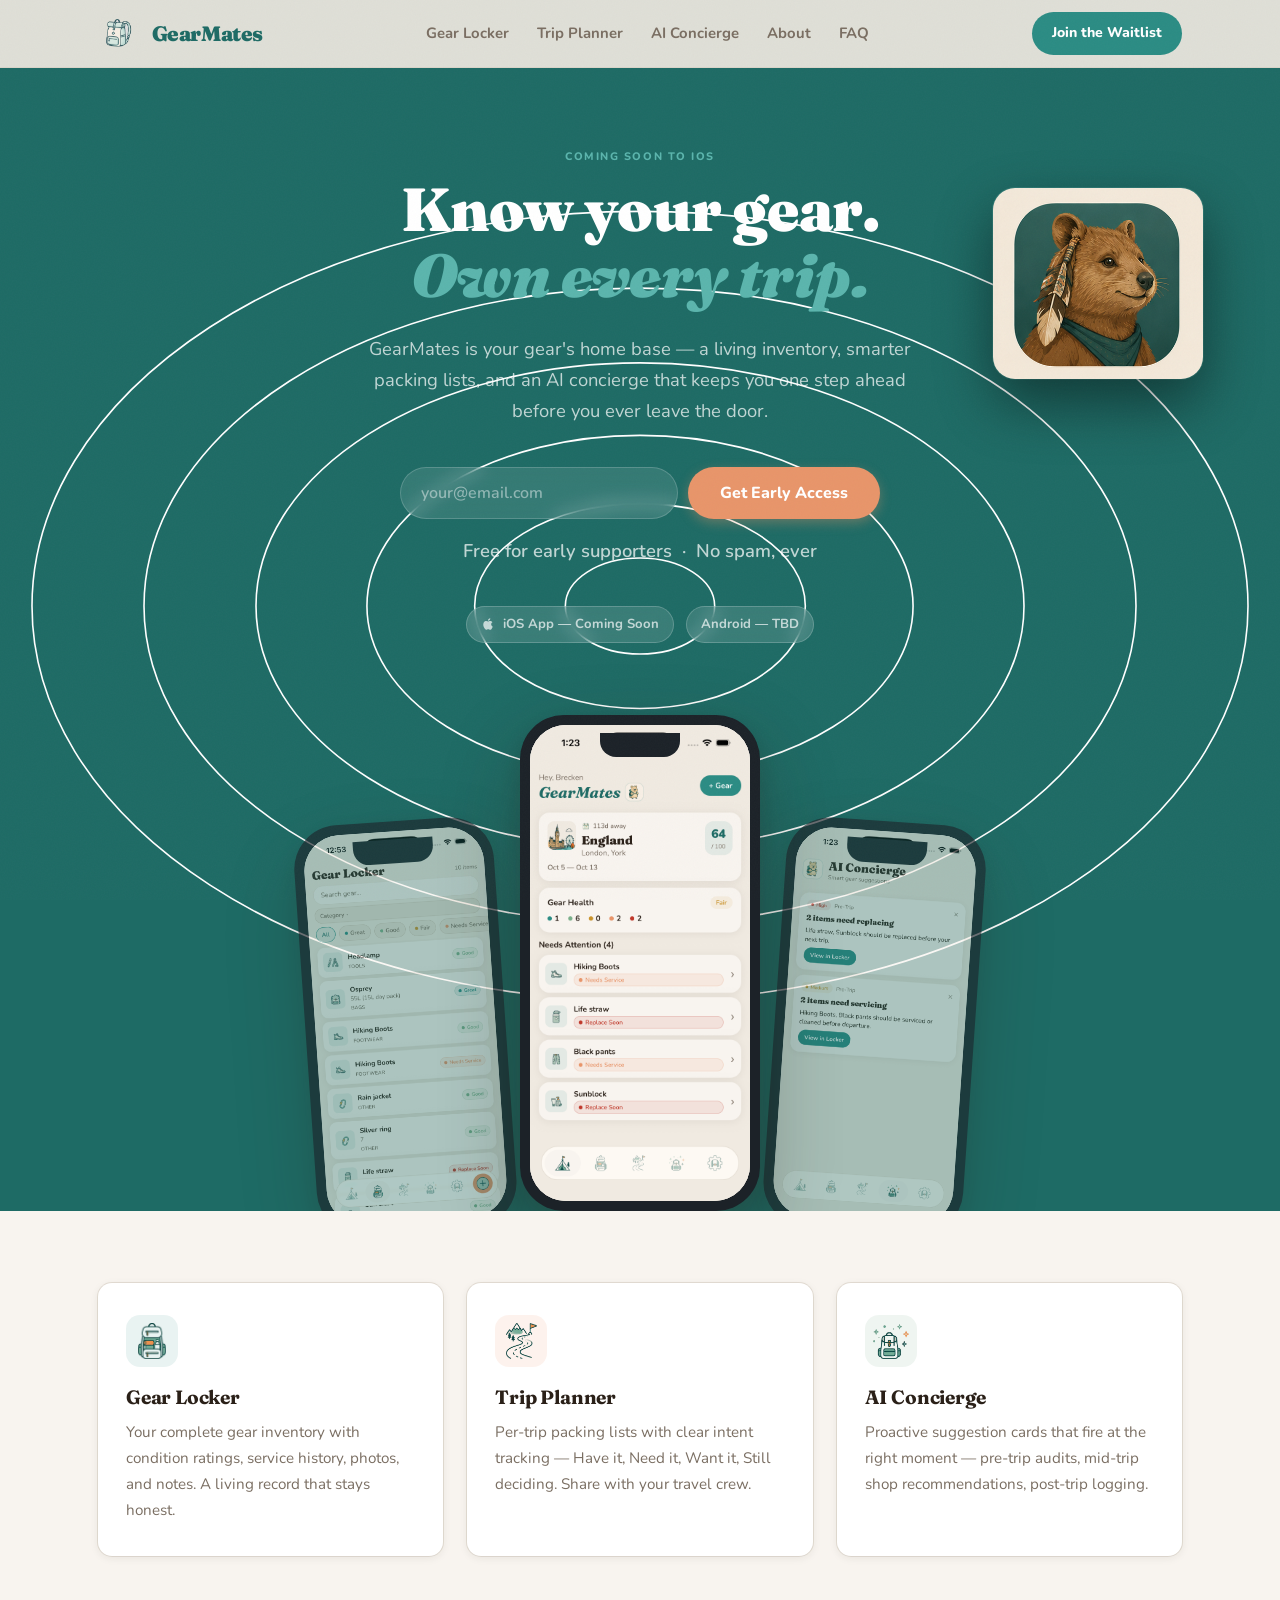
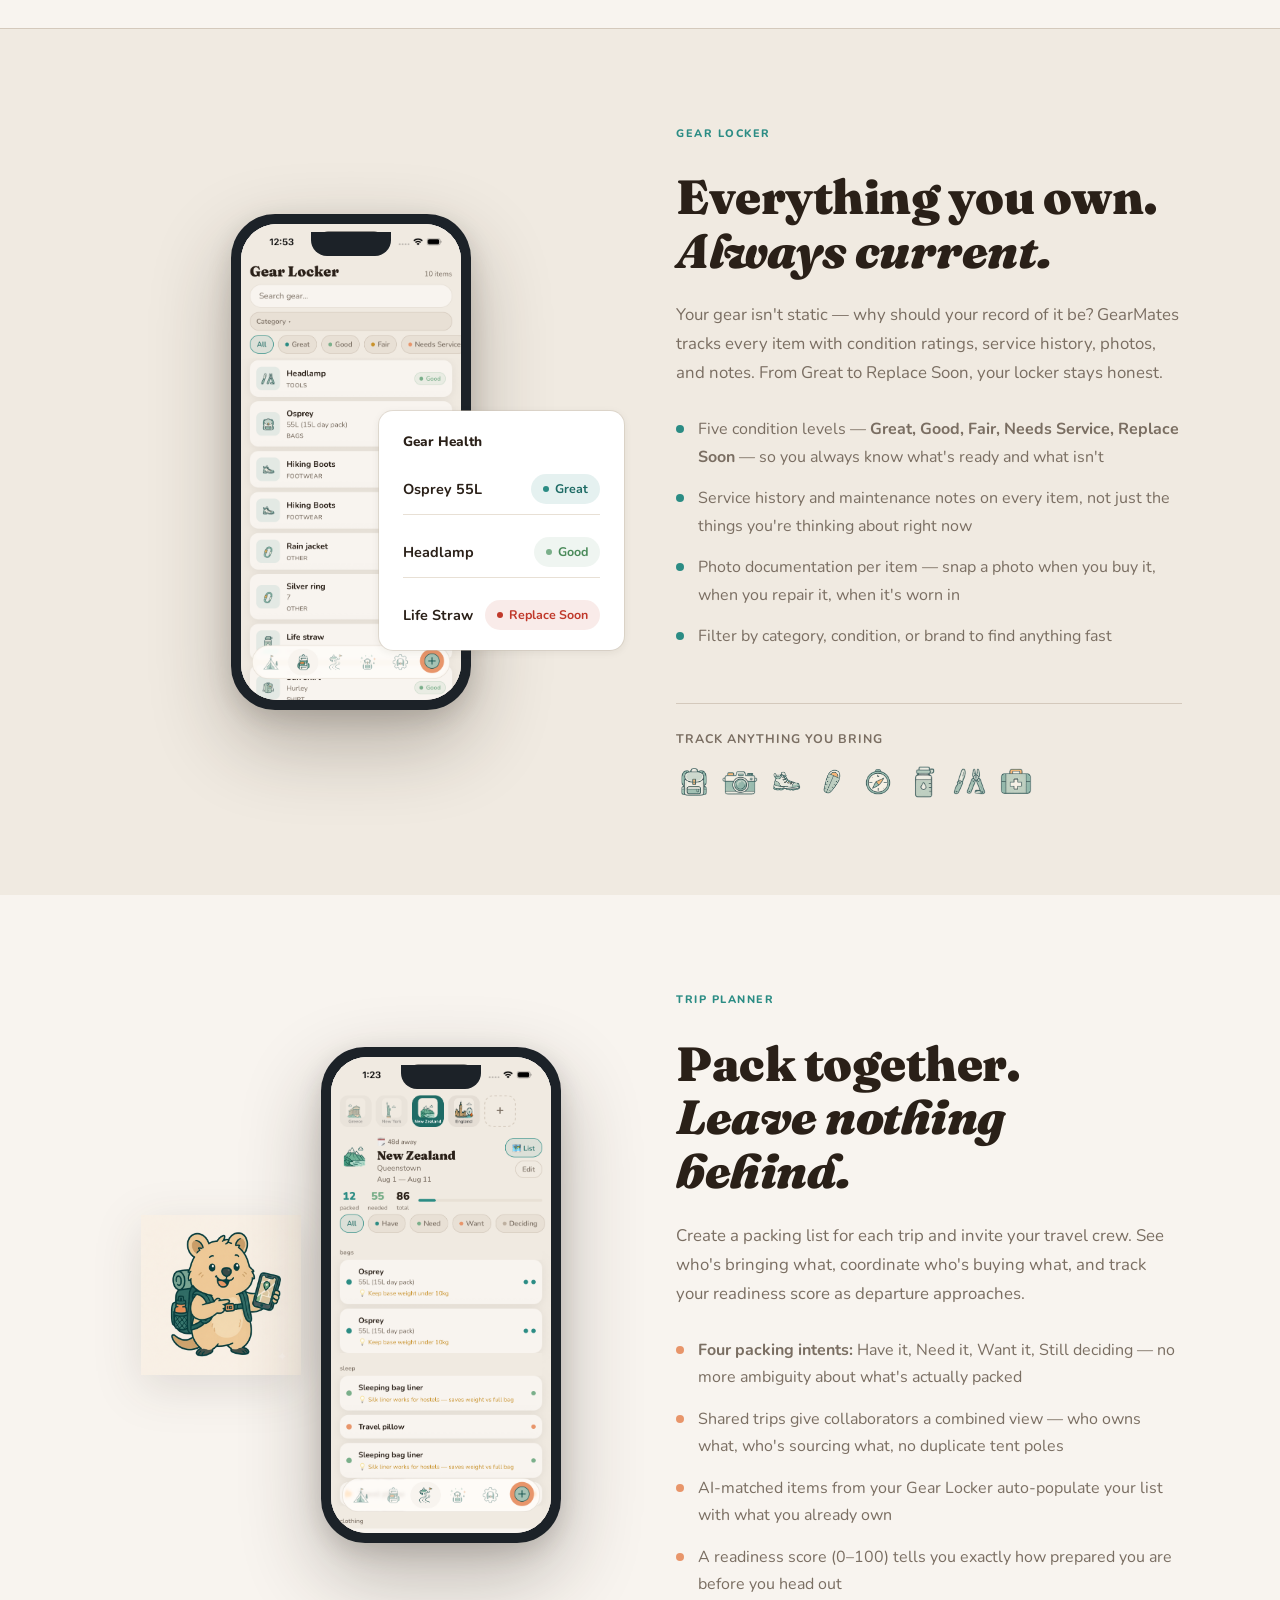
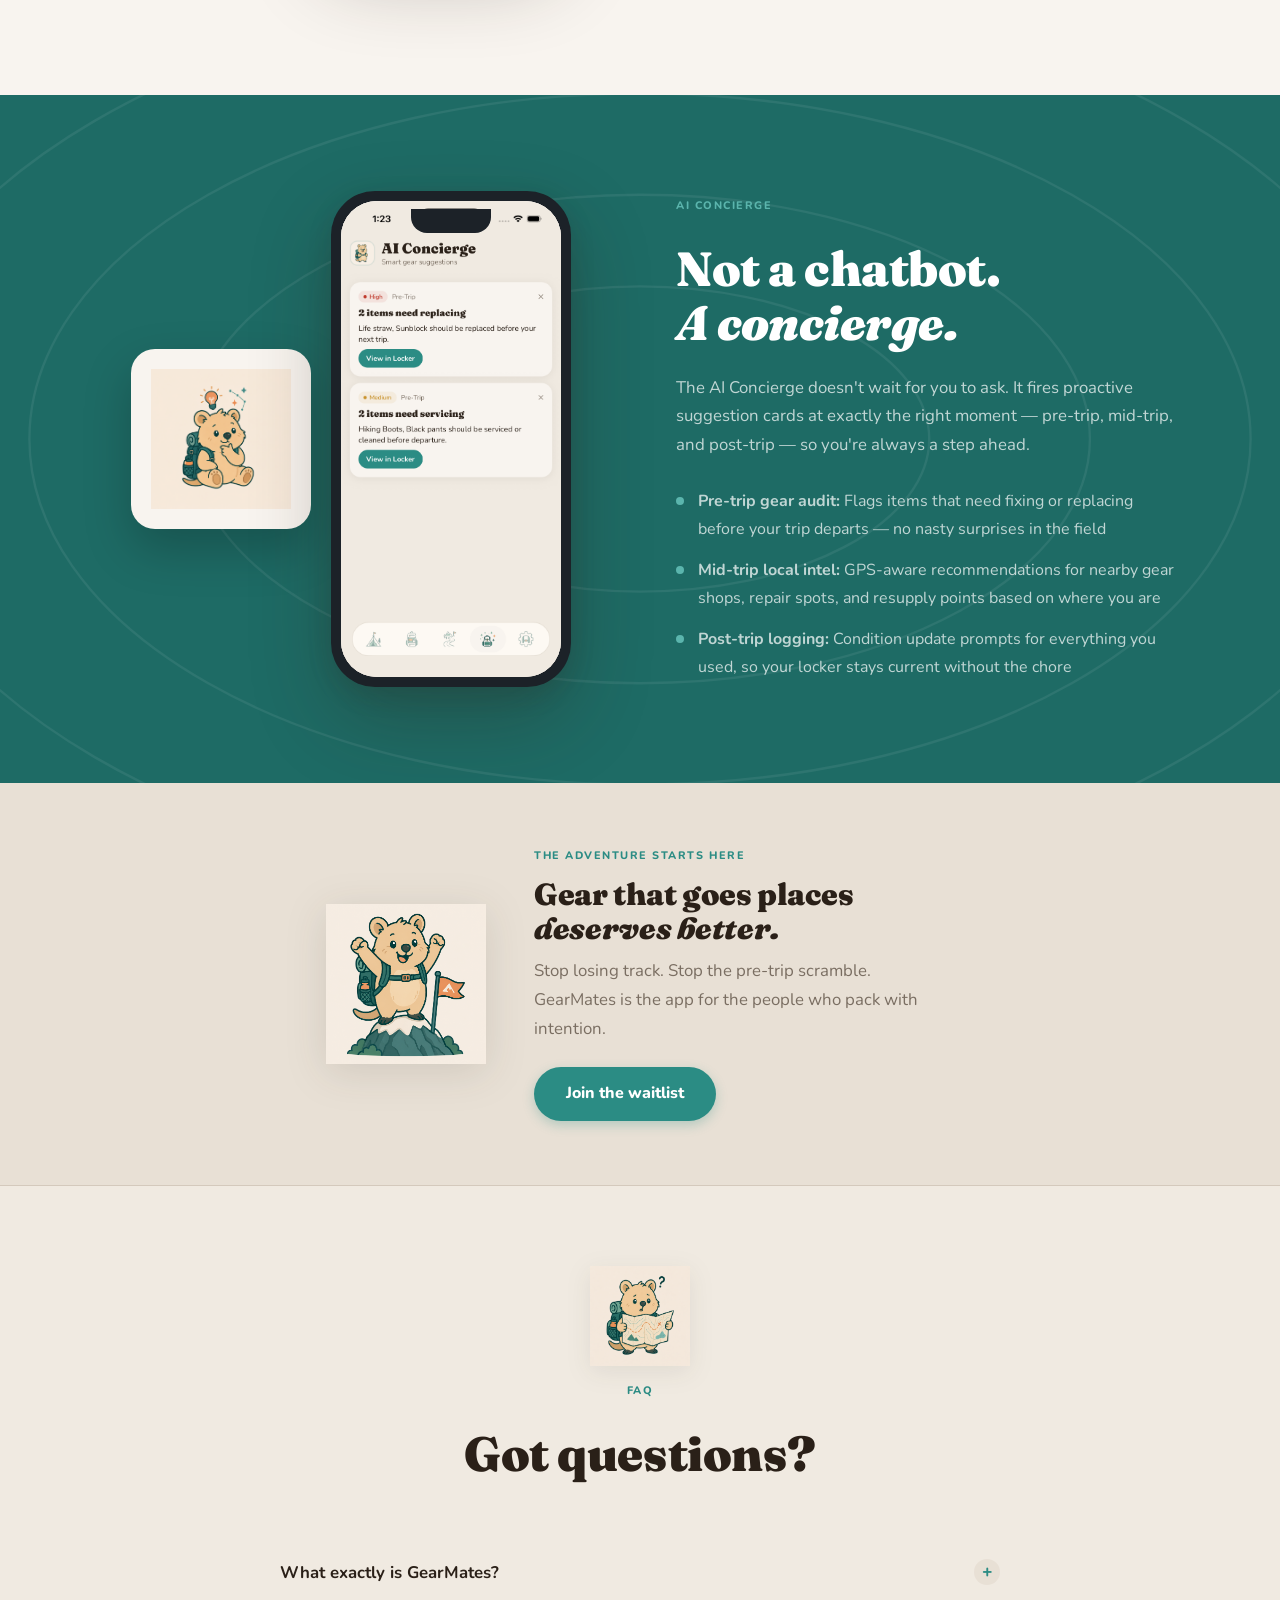
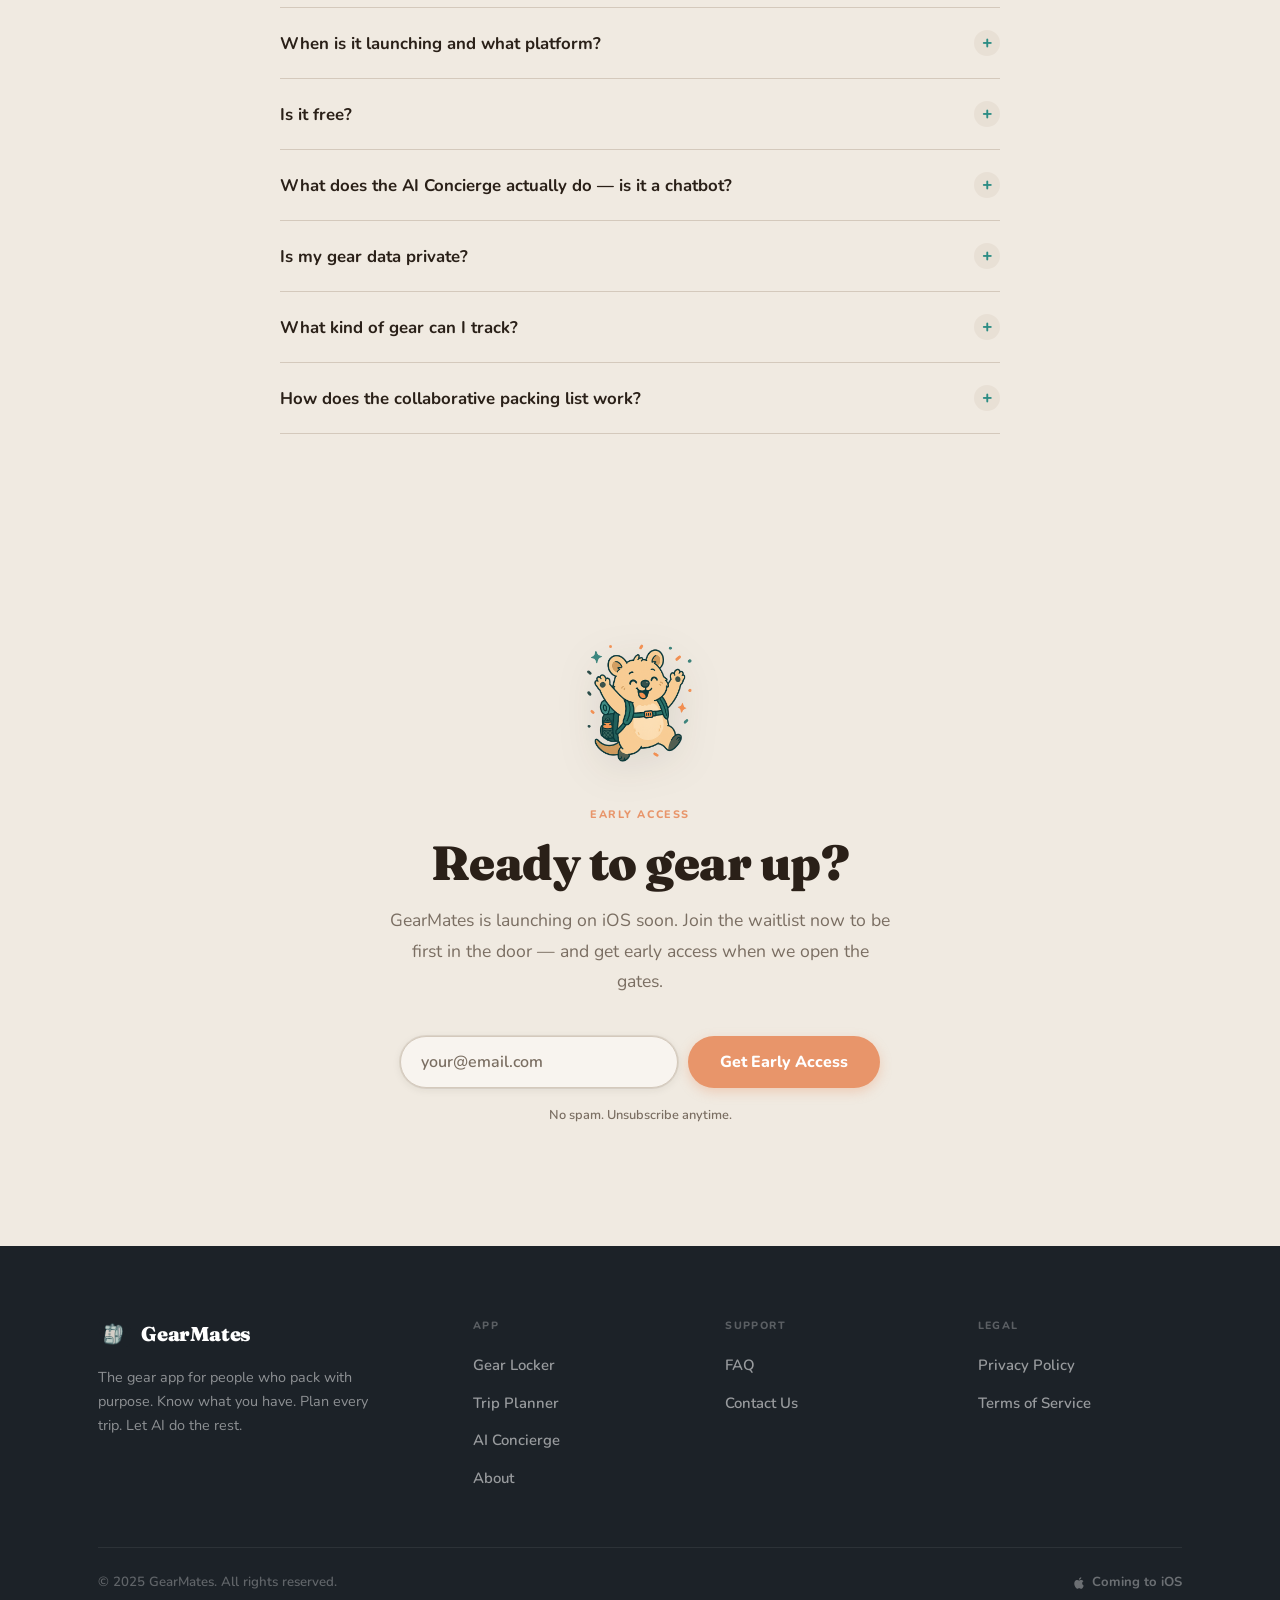
<file: index.html>
<!DOCTYPE html>
<html lang="en">
<head>
  <meta charset="UTF-8">
  <meta name="viewport" content="width=device-width, initial-scale=1.0">
  <title>GearMates — Your Gear, Your Trips, Always Ready</title>
  <meta name="description" content="GearMates is the gear management app for people who pack with purpose. Track your inventory, plan smarter packing lists, and get AI-powered pre-trip briefings.">
  <meta property="og:title" content="GearMates — Your Gear, Always Ready">
  <meta property="og:description" content="Track your gear inventory, build smarter packing lists, and get AI-powered trip briefings before you ever leave the door.">
  <meta property="og:image" content="assets/og-image.png">
  <meta name="theme-color" content="#1E6B65">
  <link rel="icon" href="assets/favicon.svg" type="image/svg+xml">
  <link rel="stylesheet" href="css/styles.css">

  <!-- Entrance animation styles -->
  <style>
    .observe { opacity: 0; transform: translateY(24px); transition: opacity 0.55s ease, transform 0.55s ease; }
    .observe.in-view { opacity: 1; transform: translateY(0); }
  </style>
</head>
<body>

  <!-- ================================================
       NAVIGATION
       ================================================ -->
  <nav class="nav" id="nav" role="navigation" aria-label="Main navigation">
    <div class="nav__inner">
      <a href="/" class="nav__logo" aria-label="GearMates home">
        <img src="assets/icons/Gearmates-logo-clean.png" alt="" aria-hidden="true">
        <span class="nav__wordmark">GearMates</span>
      </a>

      <div class="nav__links" id="navLinks">
        <a href="#locker"   class="nav__link">Gear Locker</a>
        <a href="#trips"    class="nav__link">Trip Planner</a>
        <a href="#ai"       class="nav__link">AI Concierge</a>
        <a href="about.html" class="nav__link">About</a>
        <a href="#faq"      class="nav__link">FAQ</a>
      </div>

      <a href="#waitlist" class="nav__cta">Join the Waitlist</a>

      <button class="nav__hamburger" id="hamburger" aria-label="Open menu" aria-expanded="false">
        <span></span><span></span><span></span>
      </button>
    </div>

    <div class="nav__mobile-menu" id="mobileMenu" aria-label="Mobile navigation">
      <a href="#locker"   class="nav__link">Gear Locker</a>
      <a href="#trips"    class="nav__link">Trip Planner</a>
      <a href="#ai"       class="nav__link">AI Concierge</a>
      <a href="about.html" class="nav__link">About</a>
      <a href="#faq"      class="nav__link">FAQ</a>
      <a href="#waitlist" class="nav__cta">Join the Waitlist</a>
    </div>
  </nav>


  <!-- ================================================
       HERO
       ================================================ -->
  <section class="hero" aria-labelledby="heroHeadline">

    <!-- Portrait mascot — visible on wide screens (1280px+) -->
    <img src="mascot_images/mascot-portrait.png" class="hero__portrait-badge" alt="" aria-hidden="true">

    <!-- Topographic rings -->
    <div class="hero__topo" aria-hidden="true">
      <svg viewBox="0 0 1200 800" fill="none" xmlns="http://www.w3.org/2000/svg">
        <ellipse cx="600" cy="400" rx="570" ry="370" stroke="white" stroke-width="1.5"/>
        <ellipse cx="600" cy="400" rx="465" ry="298" stroke="white" stroke-width="1.5"/>
        <ellipse cx="600" cy="400" rx="360" ry="228" stroke="white" stroke-width="1.5"/>
        <ellipse cx="600" cy="400" rx="256" ry="160" stroke="white" stroke-width="1.5"/>
        <ellipse cx="600" cy="400" rx="155" ry="96"  stroke="white" stroke-width="1.5"/>
        <ellipse cx="600" cy="400" rx="70"  cy="400" ry="45"  stroke="white" stroke-width="1.5"/>
      </svg>
    </div>

    <div class="hero__content">
      <span class="eyebrow eyebrow--light">Coming soon to iOS</span>
      <h1 id="heroHeadline">Know your gear.<br><em>Own every trip.</em></h1>
      <p>GearMates is your gear's home base — a living inventory, smarter packing lists, and an AI concierge that keeps you one step ahead before you ever leave the door.</p>

      <form class="hero__form" id="heroForm" novalidate>
        <input
          class="hero__input"
          type="email"
          placeholder="your@email.com"
          name="email"
          required
          autocomplete="email"
          aria-label="Email address for waitlist"
        >
        <button type="submit" class="btn btn--primary">Get Early Access</button>
      </form>

      <div class="waitlist__success" id="heroSuccess" role="alert">
        <img src="mascot_images/Masot_celebrate_empty_background.png" class="waitlist__success-mascot" alt="Gear the Quokka celebrating" width="120">
        <h3 style="color:white;">You're on the list!</h3>
        <p style="color:rgba(255,255,255,0.65);">We'll reach out as soon as GearMates opens its gates. Adventure incoming.</p>
      </div>

      <p class="hero__note">Free for early supporters &nbsp;·&nbsp; No spam, ever</p>

      <div class="platform-badges">
        <span class="platform-badge">
          <svg width="14" height="14" viewBox="0 0 24 24" fill="currentColor" aria-hidden="true"><path d="M18.71 19.5c-.83 1.24-1.71 2.45-3.05 2.47-1.34.03-1.77-.79-3.29-.79-1.53 0-2 .77-3.27.82-1.31.05-2.3-1.32-3.14-2.53C4.25 17 2.94 12.45 4.7 9.39c.87-1.52 2.43-2.48 4.12-2.51 1.28-.02 2.5.87 3.29.87.78 0 2.26-1.07 3.8-.91.65.03 2.47.26 3.64 1.98-.09.06-2.17 1.28-2.15 3.81.03 3.02 2.65 4.03 2.68 4.04-.03.07-.42 1.44-1.38 2.83M13 3.5c.73-.83 1.94-1.46 2.94-1.5.13 1.17-.34 2.35-1.04 3.19-.69.85-1.83 1.51-2.95 1.42-.15-1.15.41-2.35 1.05-3.11z"/></svg>
          iOS App — Coming Soon
        </span>
        <span class="platform-badge">Android — TBD</span>
      </div>
    </div>

    <!-- Phone mockups -->
    <div class="hero__phones" aria-label="App screenshots">
      <div class="phone phone--side">
        <div class="phone__screen">
          <div class="phone__placeholder" aria-hidden="true">
            <div class="phone__mock-bar"></div>
            <div class="phone__mock-title"></div>
            <div class="phone__mock-card"></div>
            <div class="phone__mock-row"></div>
            <div class="phone__mock-row"></div>
          </div>
          <img src="assets/screenshots/screen-locker.png" class="phone__img" alt="Gear Locker screen showing inventory" onerror="this.style.display='none'">
        </div>
      </div>

      <div class="phone phone--main float">
        <div class="phone__screen">
          <div class="phone__placeholder" aria-hidden="true">
            <div class="phone__mock-bar"></div>
            <div class="phone__mock-title"></div>
            <div class="phone__mock-card"></div>
            <div class="phone__mock-card"></div>
            <div class="phone__mock-row"></div>
          </div>
          <img src="assets/screenshots/screen-home.png" class="phone__img" alt="GearMates home dashboard" onerror="this.style.display='none'">
        </div>
      </div>

      <div class="phone phone--side float-delay">
        <div class="phone__screen">
          <div class="phone__placeholder" aria-hidden="true">
            <div class="phone__mock-bar"></div>
            <div class="phone__mock-title"></div>
            <div class="phone__mock-card"></div>
            <div class="phone__mock-row"></div>
            <div class="phone__mock-row"></div>
          </div>
          <img src="assets/screenshots/screen-ai.png" class="phone__img" alt="AI Concierge showing pre-trip alerts" onerror="this.style.display='none'">
        </div>
      </div>
    </div>

  </section>


  <!-- ================================================
       FEATURES STRIP
       ================================================ -->
  <section class="features-strip" aria-label="Key features">
    <div class="container">
      <div class="features-strip__grid">

        <a href="#locker" class="feature-card" style="cursor:pointer;">
          <div class="feature-card__icon">
            <img src="assets/icons/icon-locker.png" alt="" aria-hidden="true" width="36" height="36">
          </div>
          <h3>Gear Locker</h3>
          <p>Your complete gear inventory with condition ratings, service history, photos, and notes. A living record that stays honest.</p>
        </a>

        <a href="#trips" class="feature-card" style="cursor:pointer;">
          <div class="feature-card__icon feature-card__icon--peach">
            <img src="assets/icons/icon-trips.png" alt="" aria-hidden="true" width="36" height="36">
          </div>
          <h3>Trip Planner</h3>
          <p>Per-trip packing lists with clear intent tracking — Have it, Need it, Want it, Still deciding. Share with your travel crew.</p>
        </a>

        <a href="#ai" class="feature-card" style="cursor:pointer;">
          <div class="feature-card__icon feature-card__icon--sage">
            <img src="assets/icons/icon-ai.png" alt="" aria-hidden="true" width="36" height="36">
          </div>
          <h3>AI Concierge</h3>
          <p>Proactive suggestion cards that fire at the right moment — pre-trip audits, mid-trip shop recommendations, post-trip logging.</p>
        </a>

      </div>
    </div>
  </section>


  <!-- ================================================
       GEAR LOCKER
       ================================================ -->
  <section class="feature-section" id="locker" aria-labelledby="lockerHeading">
    <div class="container">
      <div class="feature-section__inner">

        <!-- Visual -->
        <div class="feature-section__visual">
          <div class="phone phone--main">
            <div class="phone__screen">
              <div class="phone__placeholder">
                <div class="phone__mock-bar"></div>
                <div class="phone__mock-title"></div>
                <div class="phone__mock-card"></div>
                <div class="phone__mock-row"></div>
                <div class="phone__mock-row"></div>
                <div class="phone__mock-row"></div>
              </div>
              <img src="assets/screenshots/screen-locker.png" class="phone__img" alt="Gear Locker screen showing inventory items with condition badges" onerror="this.style.display='none'">
            </div>
          </div>

          <!-- Floating gear health card -->
          <div class="gear-demo" style="position:absolute; right:-20px; bottom:60px; z-index:4;">
            <div class="gear-demo__title">Gear Health</div>
            <div class="gear-demo__row">
              <span class="gear-demo__name">Osprey 55L</span>
              <span class="badge badge--great">Great</span>
            </div>
            <div class="gear-demo__row">
              <span class="gear-demo__name">Headlamp</span>
              <span class="badge badge--good">Good</span>
            </div>
            <div class="gear-demo__row">
              <span class="gear-demo__name">Life Straw</span>
              <span class="badge badge--replace">Replace Soon</span>
            </div>
          </div>
        </div>

        <!-- Copy -->
        <div class="feature-section__copy">
          <span class="eyebrow">Gear Locker</span>
          <h2 id="lockerHeading">Everything you own.<br><em>Always current.</em></h2>
          <p>Your gear isn't static — why should your record of it be? GearMates tracks every item with condition ratings, service history, photos, and notes. From Great to Replace Soon, your locker stays honest.</p>

          <div class="feature-bullets">
            <div class="bullet">
              <div class="bullet__dot"></div>
              <p>Five condition levels — <strong>Great, Good, Fair, Needs Service, Replace Soon</strong> — so you always know what's ready and what isn't</p>
            </div>
            <div class="bullet">
              <div class="bullet__dot"></div>
              <p>Service history and maintenance notes on every item, not just the things you're thinking about right now</p>
            </div>
            <div class="bullet">
              <div class="bullet__dot"></div>
              <p>Photo documentation per item — snap a photo when you buy it, when you repair it, when it's worn in</p>
            </div>
            <div class="bullet">
              <div class="bullet__dot"></div>
              <p>Filter by category, condition, or brand to find anything fast</p>
            </div>
          </div>

          <div class="gear-icons">
            <p class="gear-icons__label">Track anything you bring</p>
            <div class="gear-icons__row">
              <img src="assets/icons/icon-backpack.png"     alt="Backpack"     width="36" height="36" onerror="this.style.opacity='0'">
              <img src="assets/icons/icon-camera.png"       alt="Camera"       width="36" height="36" onerror="this.style.opacity='0'">
              <img src="assets/icons/icon-boots.png"        alt="Boots"        width="36" height="36" onerror="this.style.opacity='0'">
              <img src="assets/icons/icon-sleeping-bag.png" alt="Sleeping bag" width="36" height="36" onerror="this.style.opacity='0'">
              <img src="assets/icons/icon-compass.png"      alt="Compass"      width="36" height="36" onerror="this.style.opacity='0'">
              <img src="assets/icons/icon-water-bottle.png" alt="Water bottle" width="36" height="36" onerror="this.style.opacity='0'">
              <img src="assets/icons/icon-multitool.png"    alt="Multi-tool"   width="36" height="36" onerror="this.style.opacity='0'">
              <img src="assets/icons/icon-firstaid.png"     alt="First aid"    width="36" height="36" onerror="this.style.opacity='0'">
            </div>
          </div>
        </div>

      </div>
    </div>
  </section>


  <!-- ================================================
       TRIP PLANNER
       ================================================ -->
  <section class="feature-section feature-section--alt" id="trips" aria-labelledby="tripsHeading">
    <div class="container">
      <div class="feature-section__inner feature-section__inner--reverse">

        <!-- Copy -->
        <div class="feature-section__copy">
          <span class="eyebrow">Trip Planner</span>
          <h2 id="tripsHeading">Pack together.<br><em>Leave nothing behind.</em></h2>
          <p>Create a packing list for each trip and invite your travel crew. See who's bringing what, coordinate who's buying what, and track your readiness score as departure approaches.</p>

          <div class="feature-bullets">
            <div class="bullet">
              <div class="bullet__dot bullet__dot--peach"></div>
              <p><strong>Four packing intents:</strong> Have it, Need it, Want it, Still deciding — no more ambiguity about what's actually packed</p>
            </div>
            <div class="bullet">
              <div class="bullet__dot bullet__dot--peach"></div>
              <p>Shared trips give collaborators a combined view — who owns what, who's sourcing what, no duplicate tent poles</p>
            </div>
            <div class="bullet">
              <div class="bullet__dot bullet__dot--peach"></div>
              <p>AI-matched items from your Gear Locker auto-populate your list with what you already own</p>
            </div>
            <div class="bullet">
              <div class="bullet__dot bullet__dot--peach"></div>
              <p>A readiness score (0–100) tells you exactly how prepared you are before you head out</p>
            </div>
          </div>
        </div>

        <!-- Visual -->
        <div class="feature-section__visual">
          <img
            src="mascot_images/Mascot_past_trip.png"
            class="feature-section__mascot"
            alt="Gear the Quokka holding a trip planning app"
            width="160"
          >
          <div class="phone phone--main">
            <div class="phone__screen">
              <div class="phone__placeholder">
                <div class="phone__mock-bar"></div>
                <div class="phone__mock-title"></div>
                <div class="phone__mock-card"></div>
                <div class="phone__mock-row"></div>
                <div class="phone__mock-row"></div>
                <div class="phone__mock-row"></div>
              </div>
              <img src="assets/screenshots/screen-trips.png" class="phone__img" alt="Trip Planner showing New Zealand packing list" onerror="this.style.display='none'">
            </div>
          </div>
        </div>

      </div>
    </div>
  </section>


  <!-- ================================================
       AI CONCIERGE
       ================================================ -->
  <section class="feature-section feature-section--dark" id="ai" aria-labelledby="aiHeading">

    <!-- Topographic rings -->
    <div class="topo-bg" aria-hidden="true">
      <svg viewBox="0 0 1000 600" fill="none" xmlns="http://www.w3.org/2000/svg">
        <ellipse cx="500" cy="300" rx="480" ry="280" stroke="white" stroke-width="1.5" opacity="0.07"/>
        <ellipse cx="500" cy="300" rx="380" ry="215" stroke="white" stroke-width="1.5" opacity="0.07"/>
        <ellipse cx="500" cy="300" rx="280" ry="152" stroke="white" stroke-width="1.5" opacity="0.07"/>
        <ellipse cx="500" cy="300" rx="180" ry="95"  stroke="white" stroke-width="1.5" opacity="0.07"/>
      </svg>
    </div>

    <div class="container text-white">
      <div class="feature-section__inner">

        <!-- Visual -->
        <div class="feature-section__visual">
          <div class="mascot-card float">
            <img
              src="mascot_images/mascot-thinking.png"
              alt="Gear the Quokka thinking about AI suggestions"
              width="140"
            >
          </div>

          <div class="phone phone--main" style="z-index:2;">
            <div class="phone__screen">
              <div class="phone__placeholder">
                <div class="phone__mock-bar"></div>
                <div class="phone__mock-title"></div>
                <div class="phone__mock-card"></div>
                <div class="phone__mock-row"></div>
              </div>
              <img src="assets/screenshots/screen-ai.png" class="phone__img" alt="AI Concierge showing pre-trip gear alerts" onerror="this.style.display='none'">
            </div>
          </div>
        </div>

        <!-- Copy -->
        <div class="feature-section__copy">
          <span class="eyebrow eyebrow--light">AI Concierge</span>
          <h2 id="aiHeading">Not a chatbot.<br><em>A concierge.</em></h2>
          <p>The AI Concierge doesn't wait for you to ask. It fires proactive suggestion cards at exactly the right moment — pre-trip, mid-trip, and post-trip — so you're always a step ahead.</p>

          <div class="feature-bullets">
            <div class="bullet">
              <div class="bullet__dot bullet__dot--light"></div>
              <p><strong>Pre-trip gear audit:</strong> Flags items that need fixing or replacing before your trip departs — no nasty surprises in the field</p>
            </div>
            <div class="bullet">
              <div class="bullet__dot bullet__dot--light"></div>
              <p><strong>Mid-trip local intel:</strong> GPS-aware recommendations for nearby gear shops, repair spots, and resupply points based on where you are</p>
            </div>
            <div class="bullet">
              <div class="bullet__dot bullet__dot--light"></div>
              <p><strong>Post-trip logging:</strong> Condition update prompts for everything you used, so your locker stays current without the chore</p>
            </div>
          </div>
        </div>

      </div>
    </div>
  </section>


  <!-- ================================================
       SUMMIT CTA BAND
       ================================================ -->
  <section style="background: var(--inset); padding: 64px 0; text-align:center; border-bottom: 1px solid var(--border);" aria-label="Adventure call to action">
    <div class="container" style="display:flex; align-items:center; justify-content:center; gap:48px; flex-wrap:wrap;">
      <img
        src="mascot_images/Gearmates Mascot Summit.png"
        alt="Gear the Quokka standing on a mountain summit"
        width="160"
        style="filter: drop-shadow(0 8px 20px rgba(42,32,24,0.12));"
      >
      <div style="text-align:left; max-width:420px;">
        <span class="eyebrow">The adventure starts here</span>
        <h2 style="font-size:1.9rem; margin-bottom:12px;">Gear that goes places<br><em>deserves better.</em></h2>
        <p>Stop losing track. Stop the pre-trip scramble. GearMates is the app for the people who pack with intention.</p>
        <a href="#waitlist" class="btn btn--teal" style="margin-top:24px; display:inline-flex;">Join the waitlist</a>
      </div>
    </div>
  </section>


  <!-- ================================================
       FAQ
       ================================================ -->
  <section class="faq" id="faq" aria-labelledby="faqHeading">
    <div class="container">

      <div class="faq__header">
        <img
          src="mascot_images/mascot-confused.png"
          class="faq__mascot"
          alt="Gear the Quokka looking at a map with a question mark"
          width="100"
        >
        <span class="eyebrow">FAQ</span>
        <h2 id="faqHeading">Got questions?</h2>
      </div>

      <div class="faq__list">

        <div class="faq__item">
          <button class="faq__question" aria-expanded="false">
            What exactly is GearMates?
            <span class="faq__icon" aria-hidden="true">+</span>
          </button>
          <div class="faq__answer" role="region">
            <p>GearMates is a mobile app that helps you manage your travel and outdoor gear. It combines a personal gear inventory (called your Gear Locker), per-trip packing lists with collaborative sharing, and an AI Concierge that sends you smart, proactive suggestions — before your trip, during it, and when you get back.</p>
          </div>
        </div>

        <div class="faq__item">
          <button class="faq__question" aria-expanded="false">
            When is it launching and what platform?
            <span class="faq__icon" aria-hidden="true">+</span>
          </button>
          <div class="faq__answer" role="region">
            <p>GearMates is launching on iOS first. Android is on the roadmap but not confirmed with a timeline yet. Join the waitlist and you'll be first to know the moment it goes live.</p>
          </div>
        </div>

        <div class="faq__item">
          <button class="faq__question" aria-expanded="false">
            Is it free?
            <span class="faq__icon" aria-hidden="true">+</span>
          </button>
          <div class="faq__answer" role="region">
            <p>We haven't announced pricing yet, but early waitlist members will get a meaningful advantage — we're committed to rewarding the people who believe in the app before it's out. Sign up and you'll hear the details first.</p>
          </div>
        </div>

        <div class="faq__item">
          <button class="faq__question" aria-expanded="false">
            What does the AI Concierge actually do — is it a chatbot?
            <span class="faq__icon" aria-hidden="true">+</span>
          </button>
          <div class="faq__answer" role="region">
            <p>Not a chatbot. The AI Concierge works silently in the background and surfaces suggestion cards at the right moment. Pre-trip, it audits your gear and flags anything that should be fixed or replaced. Mid-trip, it uses your location to recommend nearby gear shops or repair spots. Post-trip, it prompts you to log condition updates on the gear you used — keeping your locker current without the hassle of doing it manually.</p>
          </div>
        </div>

        <div class="faq__item">
          <button class="faq__question" aria-expanded="false">
            Is my gear data private?
            <span class="faq__icon" aria-hidden="true">+</span>
          </button>
          <div class="faq__answer" role="region">
            <p>Yes. Your Gear Locker is completely private — only you can see what you own. On shared trips, collaborators see a combined packing list but do not see your full inventory or your private notes. We never sell your data or use it for advertising. See our <a href="privacy.html">Privacy Policy</a> for the full details.</p>
          </div>
        </div>

        <div class="faq__item">
          <button class="faq__question" aria-expanded="false">
            What kind of gear can I track?
            <span class="faq__icon" aria-hidden="true">+</span>
          </button>
          <div class="faq__answer" role="region">
            <p>Anything you travel or adventure with — hiking gear, camera equipment, travel clothing, footwear, water filters, bags, sleeping systems, documents, electronics, and more. GearMates is designed for the full spectrum: weekend cabin trips to months-long backpacking routes.</p>
          </div>
        </div>

        <div class="faq__item">
          <button class="faq__question" aria-expanded="false">
            How does the collaborative packing list work?
            <span class="faq__icon" aria-hidden="true">+</span>
          </button>
          <div class="faq__answer" role="region">
            <p>Create a trip, invite your travel companions, and build the packing list together. Each item shows who owns it (pulled from their Gear Locker) and its packing intent — whether someone already has it, needs to buy it, wants it, or is still deciding. This eliminates the coordination mess of "wait, are you bringing the tent or am I?" Your private gear notes and inventory remain invisible to others.</p>
          </div>
        </div>

      </div>
    </div>
  </section>


  <!-- ================================================
       WAITLIST CTA
       ================================================ -->
  <section class="waitlist" id="waitlist" aria-labelledby="waitlistHeading">
    <div class="container">

      <img
        src="mascot_images/Masot_celebrate_empty_background.png"
        class="waitlist__mascot"
        alt="Gear the Quokka celebrating with arms raised"
        width="140"
        aria-hidden="true"
      >

      <span class="eyebrow eyebrow--peach">Early Access</span>
      <h2 id="waitlistHeading">Ready to gear up?</h2>
      <p class="waitlist__sub">GearMates is launching on iOS soon. Join the waitlist now to be first in the door — and get early access when we open the gates.</p>

      <form class="waitlist__form" id="waitlistForm" novalidate>
        <input
          class="waitlist__input"
          type="email"
          placeholder="your@email.com"
          name="email"
          required
          autocomplete="email"
          aria-label="Email address for waitlist"
        >
        <button type="submit" class="btn btn--primary">Get Early Access</button>
      </form>

      <div class="waitlist__success" id="waitlistSuccess" role="alert">
        <img
          src="mascot_images/Masot_celebrate_empty_background.png"
          class="waitlist__success-mascot"
          alt="Gear the Quokka celebrating"
          width="120"
        >
        <h3 style="color: var(--teal-dark);">You're on the list!</h3>
        <p>Adventure incoming. We'll be in touch the moment GearMates is ready.</p>
      </div>

      <p class="hero__note" style="margin-top: 16px; color: var(--text-muted);">No spam. Unsubscribe anytime.</p>
    </div>
  </section>


  <!-- ================================================
       FOOTER
       ================================================ -->
  <footer class="footer" role="contentinfo">
    <div class="container">
      <div class="footer__inner">

        <div class="footer__brand">
          <div class="footer__logo">
            <img src="assets/icons/Gearmates-logo-clean.png" alt="" aria-hidden="true">
            <span class="footer__wordmark">GearMates</span>
          </div>
          <p class="footer__tagline">The gear app for people who pack with purpose. Know what you have. Plan every trip. Let AI do the rest.</p>
        </div>

        <div class="footer__col">
          <h5>App</h5>
          <ul>
            <li><a href="#locker">Gear Locker</a></li>
            <li><a href="#trips">Trip Planner</a></li>
            <li><a href="#ai">AI Concierge</a></li>
            <li><a href="about.html">About</a></li>
          </ul>
        </div>

        <div class="footer__col">
          <h5>Support</h5>
          <ul>
            <li><a href="#faq">FAQ</a></li>
            <li><a href="mailto:hello@gear-mates.com">Contact Us</a></li>
          </ul>
        </div>

        <div class="footer__col">
          <h5>Legal</h5>
          <ul>
            <li><a href="privacy.html">Privacy Policy</a></li>
            <li><a href="terms.html">Terms of Service</a></li>
          </ul>
        </div>

      </div>

      <div class="footer__bottom">
        <span>&copy; 2025 GearMates. All rights reserved.</span>
        <div class="footer__ios-note">
          <svg width="14" height="14" viewBox="0 0 24 24" fill="currentColor" aria-hidden="true"><path d="M18.71 19.5c-.83 1.24-1.71 2.45-3.05 2.47-1.34.03-1.77-.79-3.29-.79-1.53 0-2 .77-3.27.82-1.31.05-2.3-1.32-3.14-2.53C4.25 17 2.94 12.45 4.7 9.39c.87-1.52 2.43-2.48 4.12-2.51 1.28-.02 2.5.87 3.29.87.78 0 2.26-1.07 3.8-.91.65.03 2.47.26 3.64 1.98-.09.06-2.17 1.28-2.15 3.81.03 3.02 2.65 4.03 2.68 4.04-.03.07-.42 1.44-1.38 2.83M13 3.5c.73-.83 1.94-1.46 2.94-1.5.13 1.17-.34 2.35-1.04 3.19-.69.85-1.83 1.51-2.95 1.42-.15-1.15.41-2.35 1.05-3.11z"/></svg>
          Coming to iOS
        </div>
      </div>
    </div>
  </footer>

  <script src="js/main.js"></script>
</body>
</html>
</file>
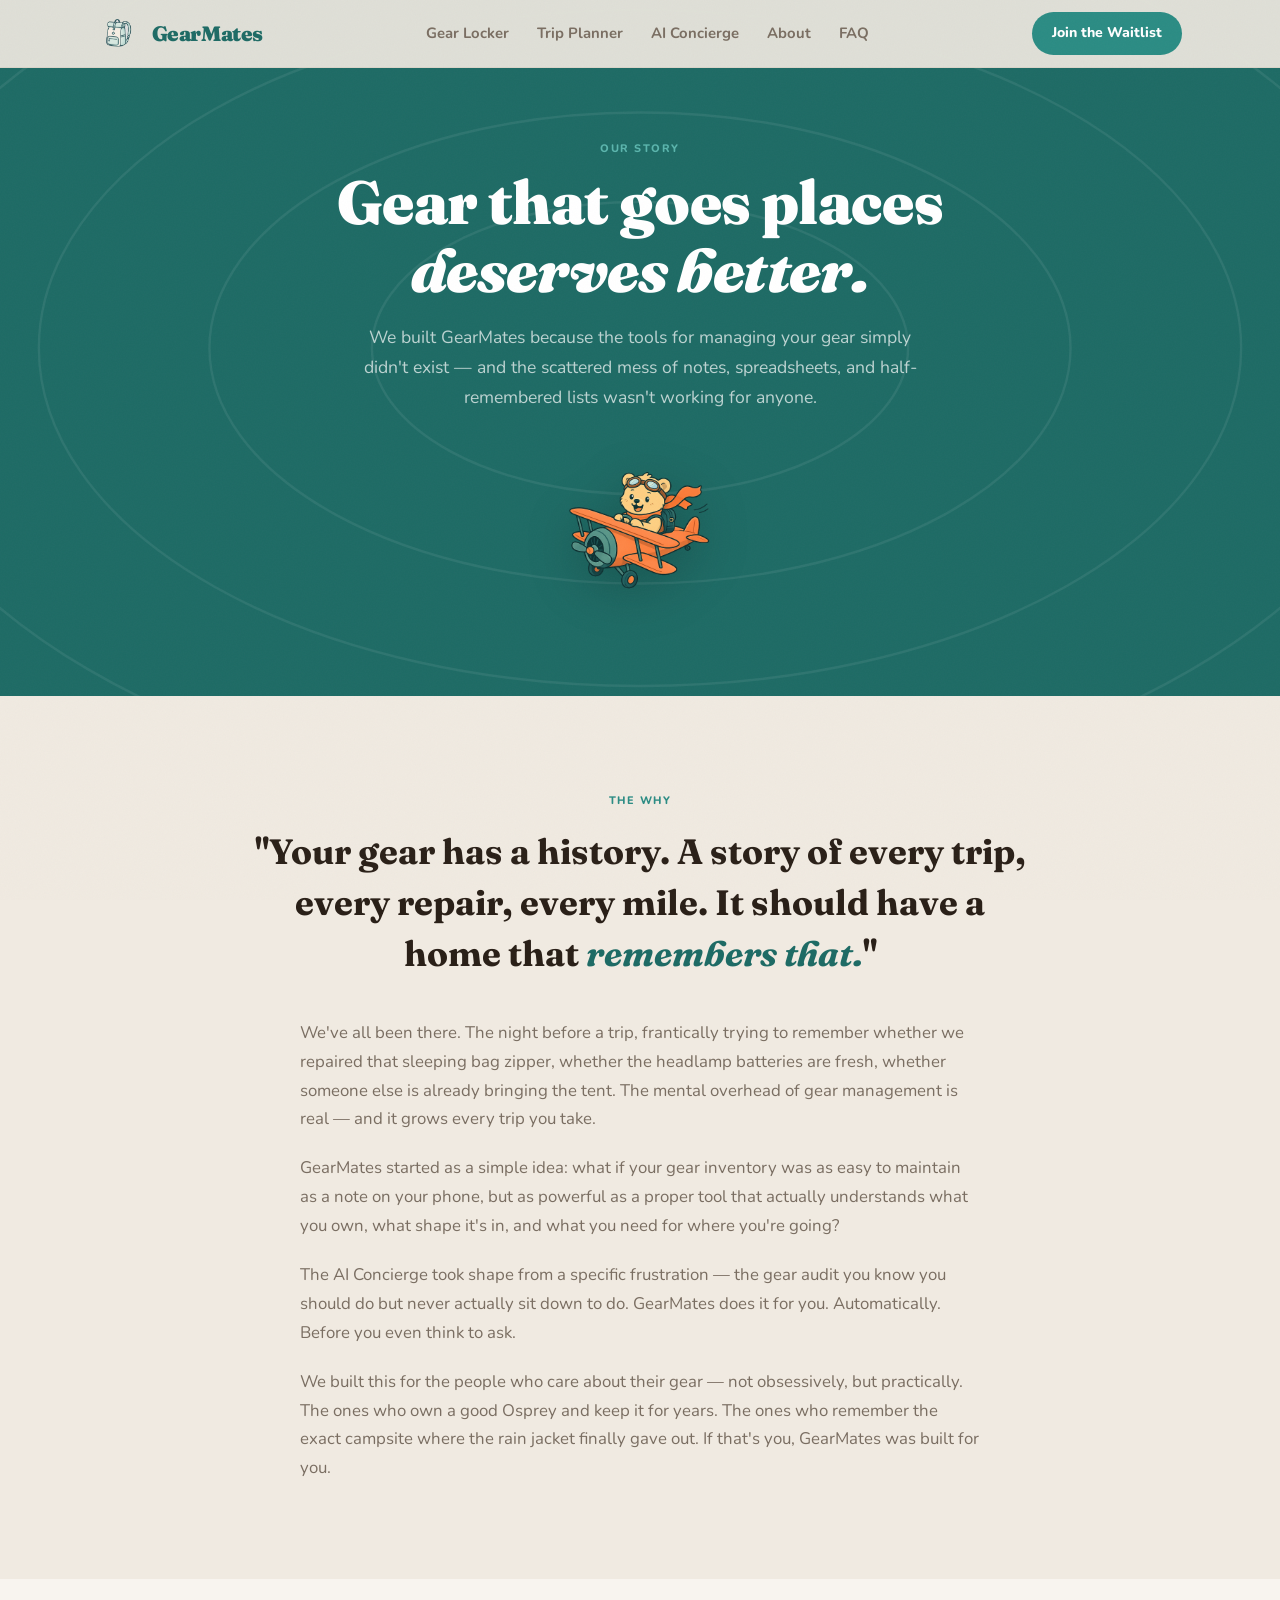
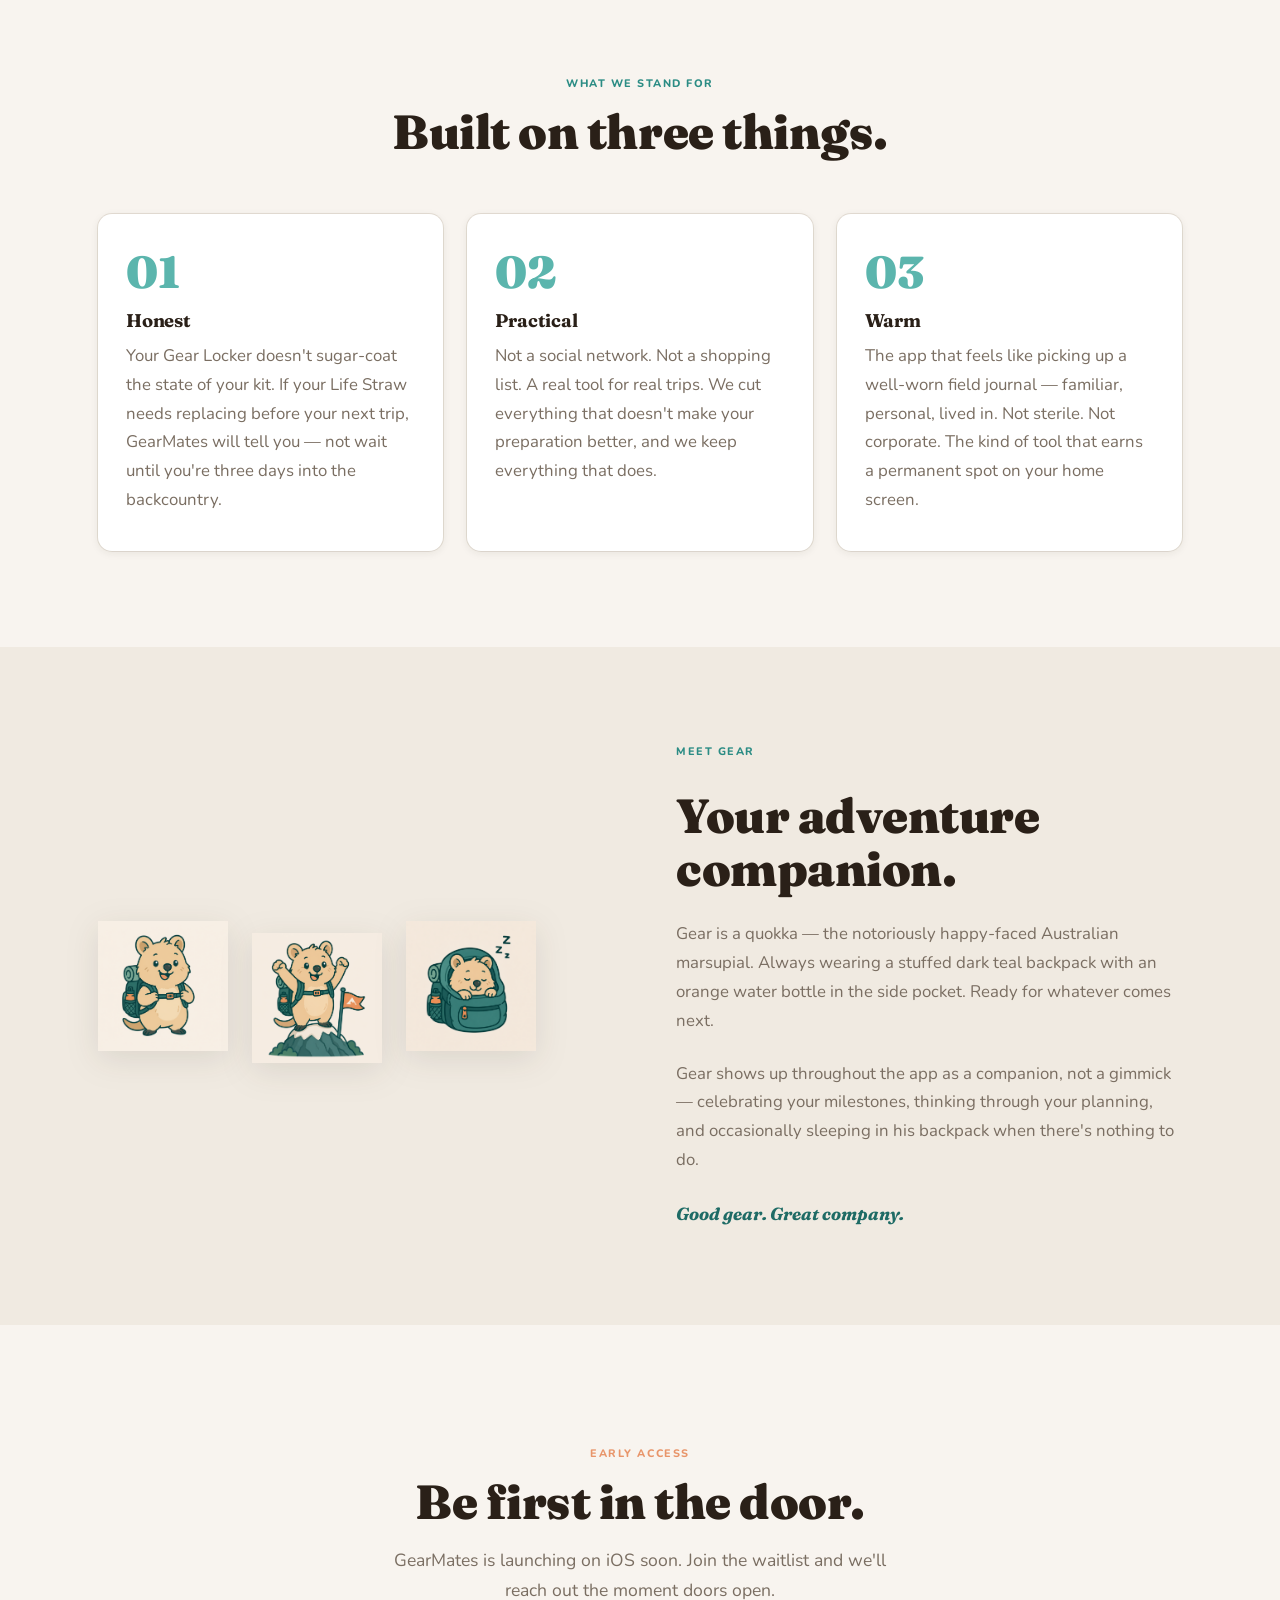
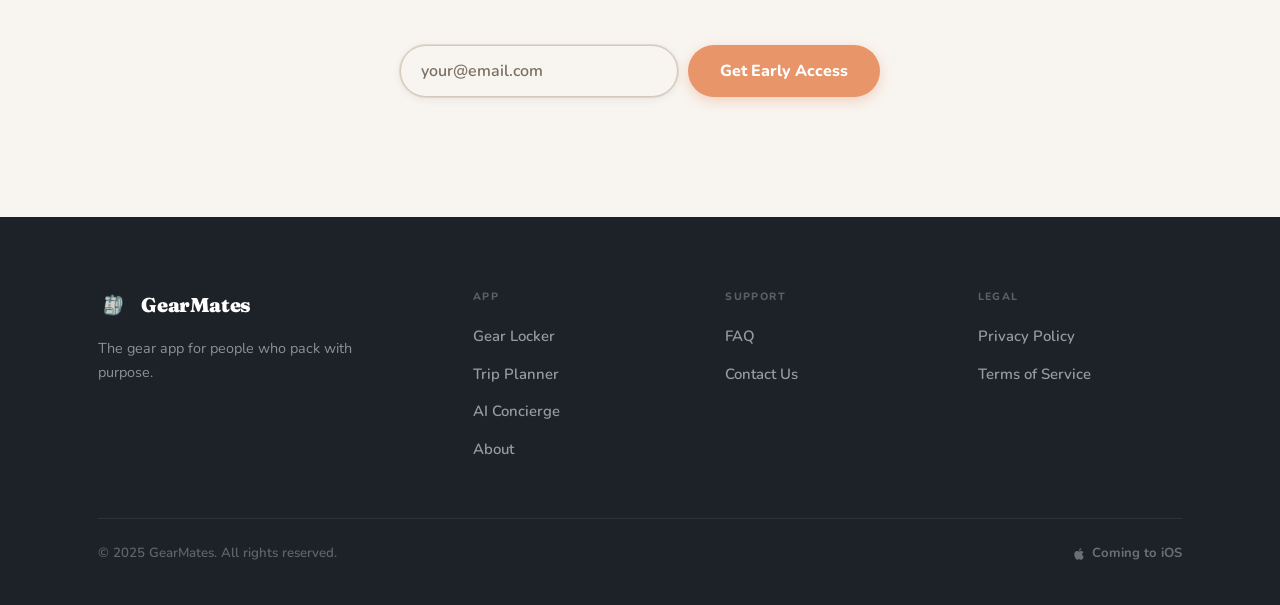
<file: about.html>
<!DOCTYPE html>
<html lang="en">
<head>
  <meta charset="UTF-8">
  <meta name="viewport" content="width=device-width, initial-scale=1.0">
  <title>About — GearMates</title>
  <meta name="description" content="Why we built GearMates — a gear management app built for people who pack with purpose.">
  <meta name="theme-color" content="#1E6B65">
  <link rel="icon" href="assets/favicon.svg" type="image/svg+xml">
  <link rel="stylesheet" href="css/styles.css">
</head>
<body>

  <!-- ================================================
       NAVIGATION
       ================================================ -->
  <nav class="nav" id="nav" role="navigation" aria-label="Main navigation">
    <div class="nav__inner">
      <a href="/" class="nav__logo" aria-label="GearMates home">
        <img src="assets/icons/Gearmates-logo-clean.png" alt="" aria-hidden="true">
        <span class="nav__wordmark">GearMates</span>
      </a>

      <div class="nav__links" id="navLinks">
        <a href="/#locker"    class="nav__link">Gear Locker</a>
        <a href="/#trips"     class="nav__link">Trip Planner</a>
        <a href="/#ai"        class="nav__link">AI Concierge</a>
        <a href="about.html"  class="nav__link" aria-current="page">About</a>
        <a href="/#faq"       class="nav__link">FAQ</a>
      </div>

      <a href="/#waitlist" class="nav__cta">Join the Waitlist</a>

      <button class="nav__hamburger" id="hamburger" aria-label="Open menu" aria-expanded="false">
        <span></span><span></span><span></span>
      </button>
    </div>

    <div class="nav__mobile-menu" id="mobileMenu" aria-label="Mobile navigation">
      <a href="/#locker"   class="nav__link">Gear Locker</a>
      <a href="/#trips"    class="nav__link">Trip Planner</a>
      <a href="/#ai"       class="nav__link">AI Concierge</a>
      <a href="about.html" class="nav__link">About</a>
      <a href="/#faq"      class="nav__link">FAQ</a>
      <a href="/#waitlist" class="nav__cta">Join the Waitlist</a>
    </div>
  </nav>


  <!-- ================================================
       PAGE HERO
       ================================================ -->
  <section class="page-hero" aria-labelledby="aboutHeading">
    <div class="topo-bg" aria-hidden="true">
      <svg viewBox="0 0 1000 600" fill="none" xmlns="http://www.w3.org/2000/svg">
        <ellipse cx="500" cy="300" rx="480" ry="280" stroke="white" stroke-width="1.5" opacity="0.07"/>
        <ellipse cx="500" cy="300" rx="370" ry="208" stroke="white" stroke-width="1.5" opacity="0.07"/>
        <ellipse cx="500" cy="300" rx="265" ry="145" stroke="white" stroke-width="1.5" opacity="0.07"/>
        <ellipse cx="500" cy="300" rx="165" ry="90"  stroke="white" stroke-width="1.5" opacity="0.07"/>
      </svg>
    </div>

    <div class="container" style="position:relative; z-index:1;">
      <span class="eyebrow eyebrow--light">Our Story</span>
      <h1 id="aboutHeading">Gear that goes places<br><em>deserves better.</em></h1>
      <p>We built GearMates because the tools for managing your gear simply didn't exist — and the scattered mess of notes, spreadsheets, and half-remembered lists wasn't working for anyone.</p>

      <img
        src="mascot_images/Mascot_airplane.png"
        class="page-hero__mascot"
        alt="Gear the Quokka piloting a vintage biplane"
        width="180"
      >
    </div>
  </section>


  <!-- ================================================
       MISSION
       ================================================ -->
  <section class="mission" aria-labelledby="missionHeading">
    <div class="container">
      <span class="eyebrow text-center" style="display:block; margin-bottom:16px;">The Why</span>

      <p class="mission__quote" id="missionHeading">
        "Your gear has a history. A story of every trip, every repair, every mile. It should have a home that <em>remembers that.</em>"
      </p>

      <div style="max-width: 680px; margin: 0 auto; text-align:left; display:flex; flex-direction:column; gap:20px;">
        <p>We've all been there. The night before a trip, frantically trying to remember whether we repaired that sleeping bag zipper, whether the headlamp batteries are fresh, whether someone else is already bringing the tent. The mental overhead of gear management is real — and it grows every trip you take.</p>

        <p>GearMates started as a simple idea: what if your gear inventory was as easy to maintain as a note on your phone, but as powerful as a proper tool that actually understands what you own, what shape it's in, and what you need for where you're going?</p>

        <p>The AI Concierge took shape from a specific frustration — the gear audit you know you should do but never actually sit down to do. GearMates does it for you. Automatically. Before you even think to ask.</p>

        <p>We built this for the people who care about their gear — not obsessively, but practically. The ones who own a good Osprey and keep it for years. The ones who remember the exact campsite where the rain jacket finally gave out. If that's you, GearMates was built for you.</p>
      </div>
    </div>
  </section>


  <!-- ================================================
       VALUES
       ================================================ -->
  <section class="values" aria-labelledby="valuesHeading">
    <div class="container">
      <div class="text-center" style="margin-bottom:56px;">
        <span class="eyebrow">What we stand for</span>
        <h2 id="valuesHeading">Built on three things.</h2>
      </div>

      <div class="values__grid">

        <div class="value-card">
          <div class="value-card__num">01</div>
          <h3>Honest</h3>
          <p>Your Gear Locker doesn't sugar-coat the state of your kit. If your Life Straw needs replacing before your next trip, GearMates will tell you — not wait until you're three days into the backcountry.</p>
        </div>

        <div class="value-card">
          <div class="value-card__num">02</div>
          <h3>Practical</h3>
          <p>Not a social network. Not a shopping list. A real tool for real trips. We cut everything that doesn't make your preparation better, and we keep everything that does.</p>
        </div>

        <div class="value-card">
          <div class="value-card__num">03</div>
          <h3>Warm</h3>
          <p>The app that feels like picking up a well-worn field journal — familiar, personal, lived in. Not sterile. Not corporate. The kind of tool that earns a permanent spot on your home screen.</p>
        </div>

      </div>
    </div>
  </section>


  <!-- ================================================
       MASCOT STORY SECTION
       ================================================ -->
  <section style="padding: 96px 0;" aria-labelledby="mascotHeading">
    <div class="container">
      <div class="feature-section__inner">

        <!-- Visual -->
        <div class="feature-section__visual" style="justify-content:flex-start; gap:24px; flex-wrap:wrap;">
          <img src="mascot_images/mascot-portrait-2.png"   alt="Gear the Quokka standing ready" width="130" style="filter:drop-shadow(0 8px 16px rgba(42,32,24,0.1));">
          <img src="mascot_images/Gearmates Mascot Summit.png" alt="Gear the Quokka on a summit" width="130" style="filter:drop-shadow(0 8px 16px rgba(42,32,24,0.1)); margin-top:24px;">
          <img src="mascot_images/mascot-sleep.png"        alt="Gear the Quokka sleeping in a backpack" width="130" style="filter:drop-shadow(0 8px 16px rgba(42,32,24,0.1));">
        </div>

        <!-- Copy -->
        <div class="feature-section__copy">
          <span class="eyebrow">Meet Gear</span>
          <h2 id="mascotHeading">Your adventure companion.</h2>
          <p>Gear is a quokka — the notoriously happy-faced Australian marsupial. Always wearing a stuffed dark teal backpack with an orange water bottle in the side pocket. Ready for whatever comes next.</p>
          <p>Gear shows up throughout the app as a companion, not a gimmick — celebrating your milestones, thinking through your planning, and occasionally sleeping in his backpack when there's nothing to do.</p>
          <p style="font-family: var(--ff-display); font-weight:700; font-style:italic; font-size:1.1rem; color: var(--teal-dark);">Good gear. Great company.</p>
        </div>

      </div>
    </div>
  </section>


  <!-- ================================================
       WAITLIST CTA
       ================================================ -->
  <section class="waitlist" style="background: var(--card);" aria-labelledby="aboutWaitlistHeading">
    <div class="container">
      <span class="eyebrow eyebrow--peach">Early Access</span>
      <h2 id="aboutWaitlistHeading">Be first in the door.</h2>
      <p class="waitlist__sub">GearMates is launching on iOS soon. Join the waitlist and we'll reach out the moment doors open.</p>

      <form class="waitlist__form" id="waitlistForm" novalidate>
        <input
          class="waitlist__input"
          type="email"
          placeholder="your@email.com"
          name="email"
          required
          autocomplete="email"
          aria-label="Email address for waitlist"
        >
        <button type="submit" class="btn btn--primary">Get Early Access</button>
      </form>

      <div class="waitlist__success" id="waitlistSuccess" role="alert">
        <img
          src="mascot_images/Masot_celebrate_empty_background.png"
          class="waitlist__success-mascot"
          alt="Gear the Quokka celebrating"
          width="120"
        >
        <h3 style="color: var(--teal-dark);">You're on the list!</h3>
        <p>Adventure incoming. We'll be in touch the moment GearMates is ready.</p>
      </div>
    </div>
  </section>


  <!-- ================================================
       FOOTER
       ================================================ -->
  <footer class="footer" role="contentinfo">
    <div class="container">
      <div class="footer__inner">

        <div class="footer__brand">
          <div class="footer__logo">
            <img src="assets/icons/Gearmates-logo-clean.png" alt="" aria-hidden="true">
            <span class="footer__wordmark">GearMates</span>
          </div>
          <p class="footer__tagline">The gear app for people who pack with purpose.</p>
        </div>

        <div class="footer__col">
          <h5>App</h5>
          <ul>
            <li><a href="/#locker">Gear Locker</a></li>
            <li><a href="/#trips">Trip Planner</a></li>
            <li><a href="/#ai">AI Concierge</a></li>
            <li><a href="about.html">About</a></li>
          </ul>
        </div>

        <div class="footer__col">
          <h5>Support</h5>
          <ul>
            <li><a href="/#faq">FAQ</a></li>
            <li><a href="mailto:hello@gear-mates.com">Contact Us</a></li>
          </ul>
        </div>

        <div class="footer__col">
          <h5>Legal</h5>
          <ul>
            <li><a href="privacy.html">Privacy Policy</a></li>
            <li><a href="terms.html">Terms of Service</a></li>
          </ul>
        </div>

      </div>

      <div class="footer__bottom">
        <span>&copy; 2025 GearMates. All rights reserved.</span>
        <div class="footer__ios-note">
          <svg width="14" height="14" viewBox="0 0 24 24" fill="currentColor" aria-hidden="true"><path d="M18.71 19.5c-.83 1.24-1.71 2.45-3.05 2.47-1.34.03-1.77-.79-3.29-.79-1.53 0-2 .77-3.27.82-1.31.05-2.3-1.32-3.14-2.53C4.25 17 2.94 12.45 4.7 9.39c.87-1.52 2.43-2.48 4.12-2.51 1.28-.02 2.5.87 3.29.87.78 0 2.26-1.07 3.8-.91.65.03 2.47.26 3.64 1.98-.09.06-2.17 1.28-2.15 3.81.03 3.02 2.65 4.03 2.68 4.04-.03.07-.42 1.44-1.38 2.83M13 3.5c.73-.83 1.94-1.46 2.94-1.5.13 1.17-.34 2.35-1.04 3.19-.69.85-1.83 1.51-2.95 1.42-.15-1.15.41-2.35 1.05-3.11z"/></svg>
          Coming to iOS
        </div>
      </div>
    </div>
  </footer>

  <script src="js/main.js"></script>
</body>
</html>
</file>
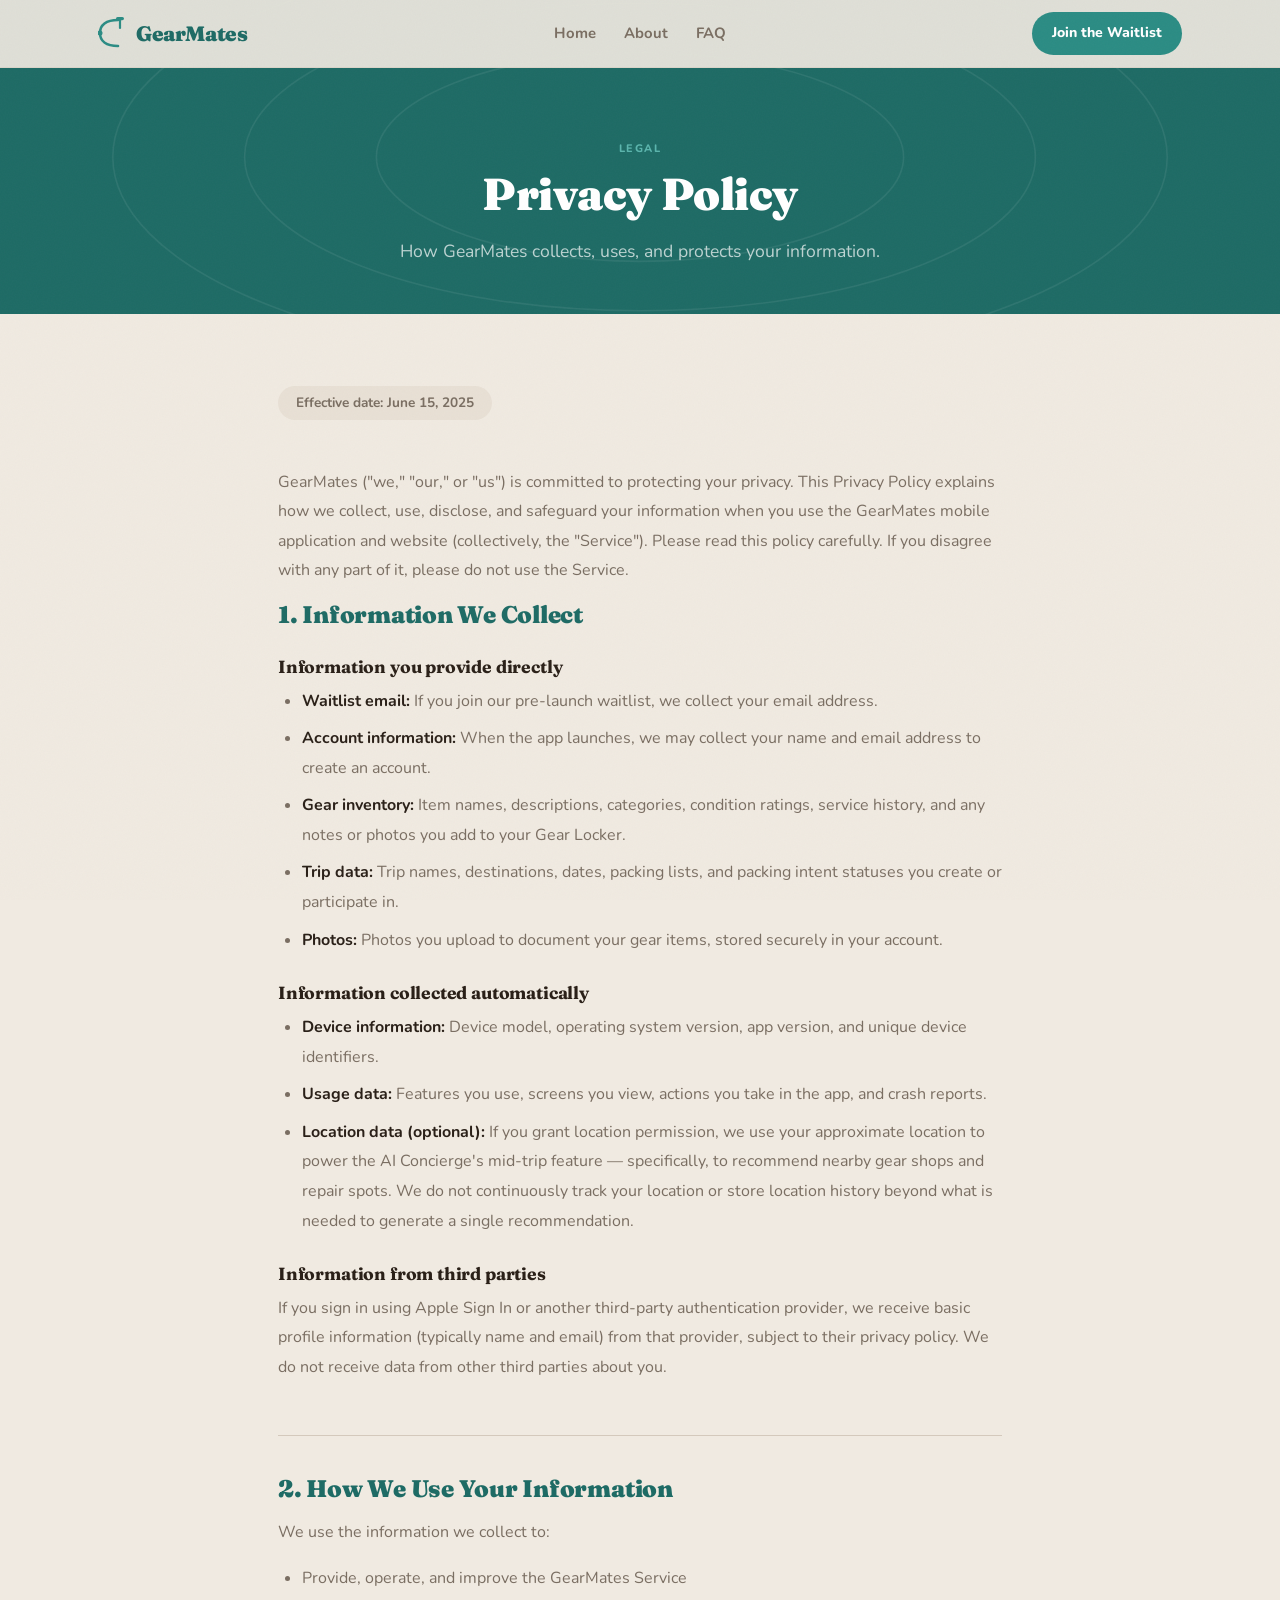
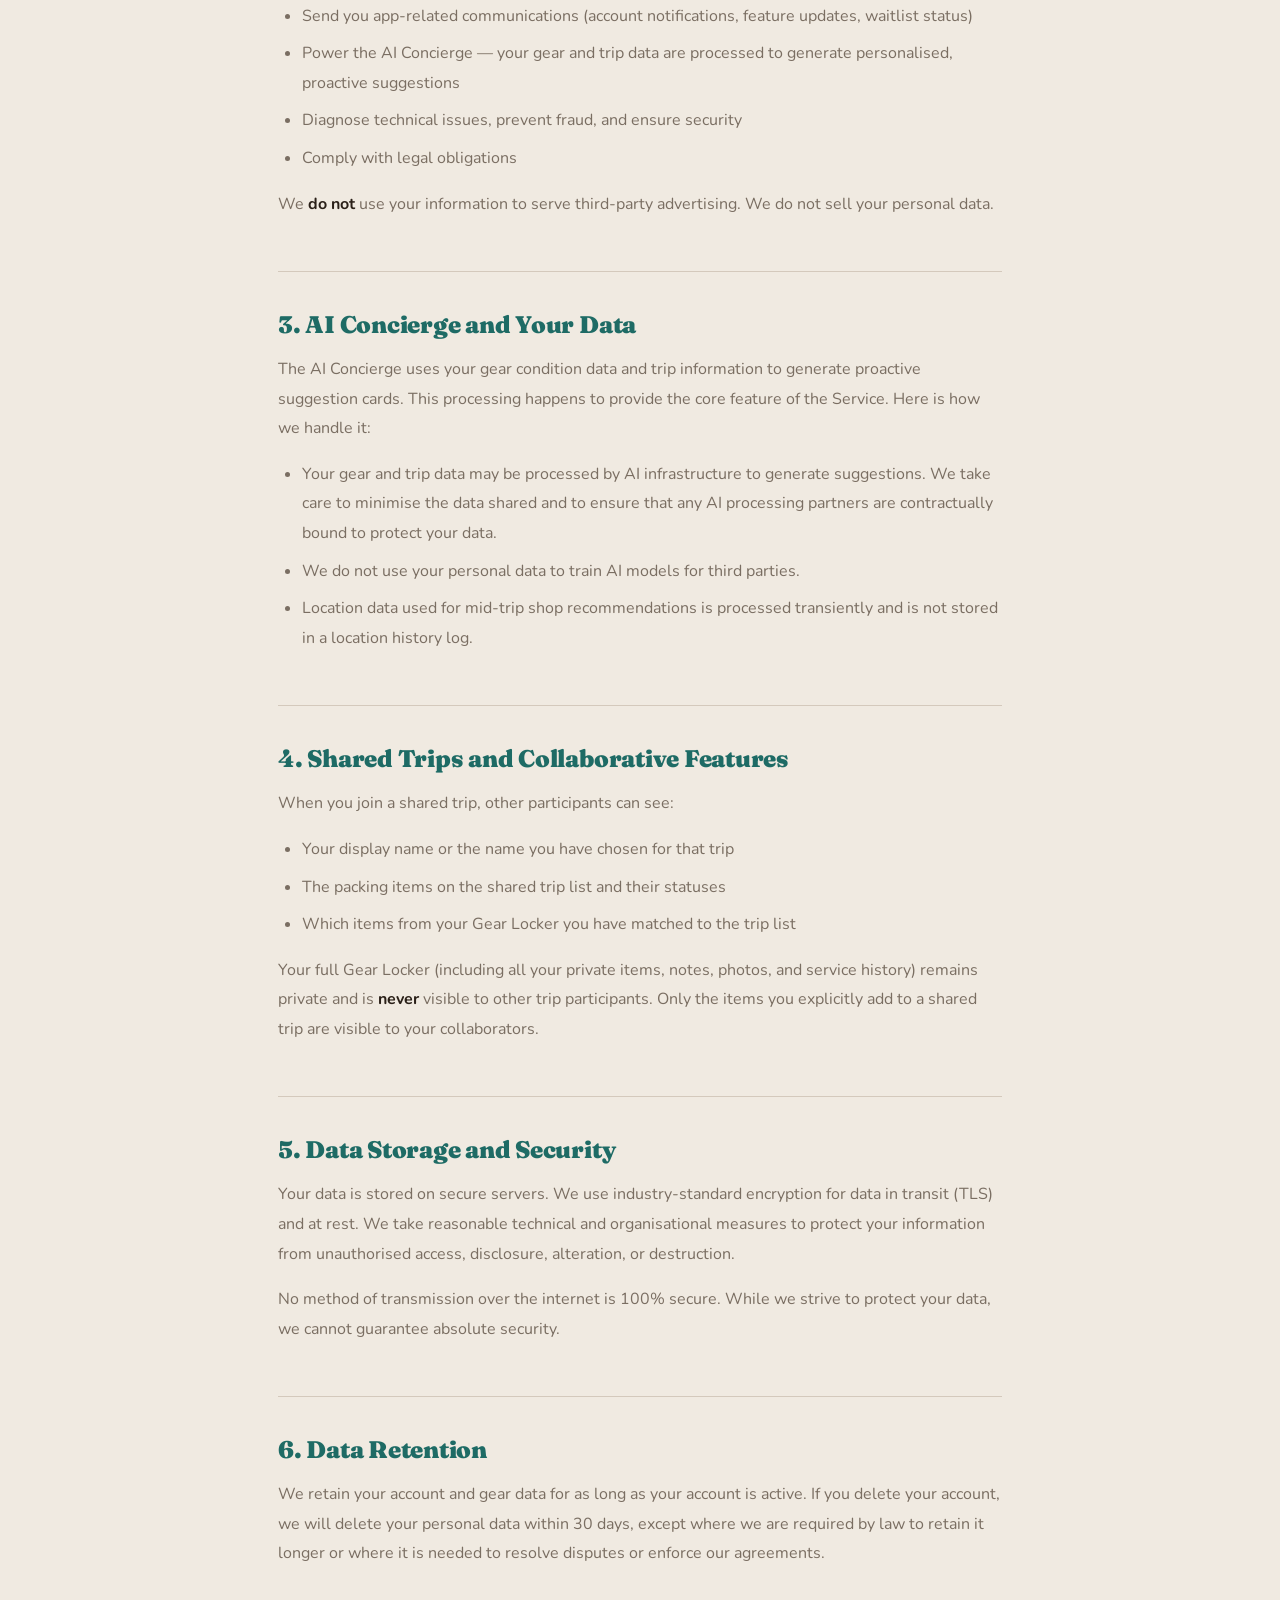
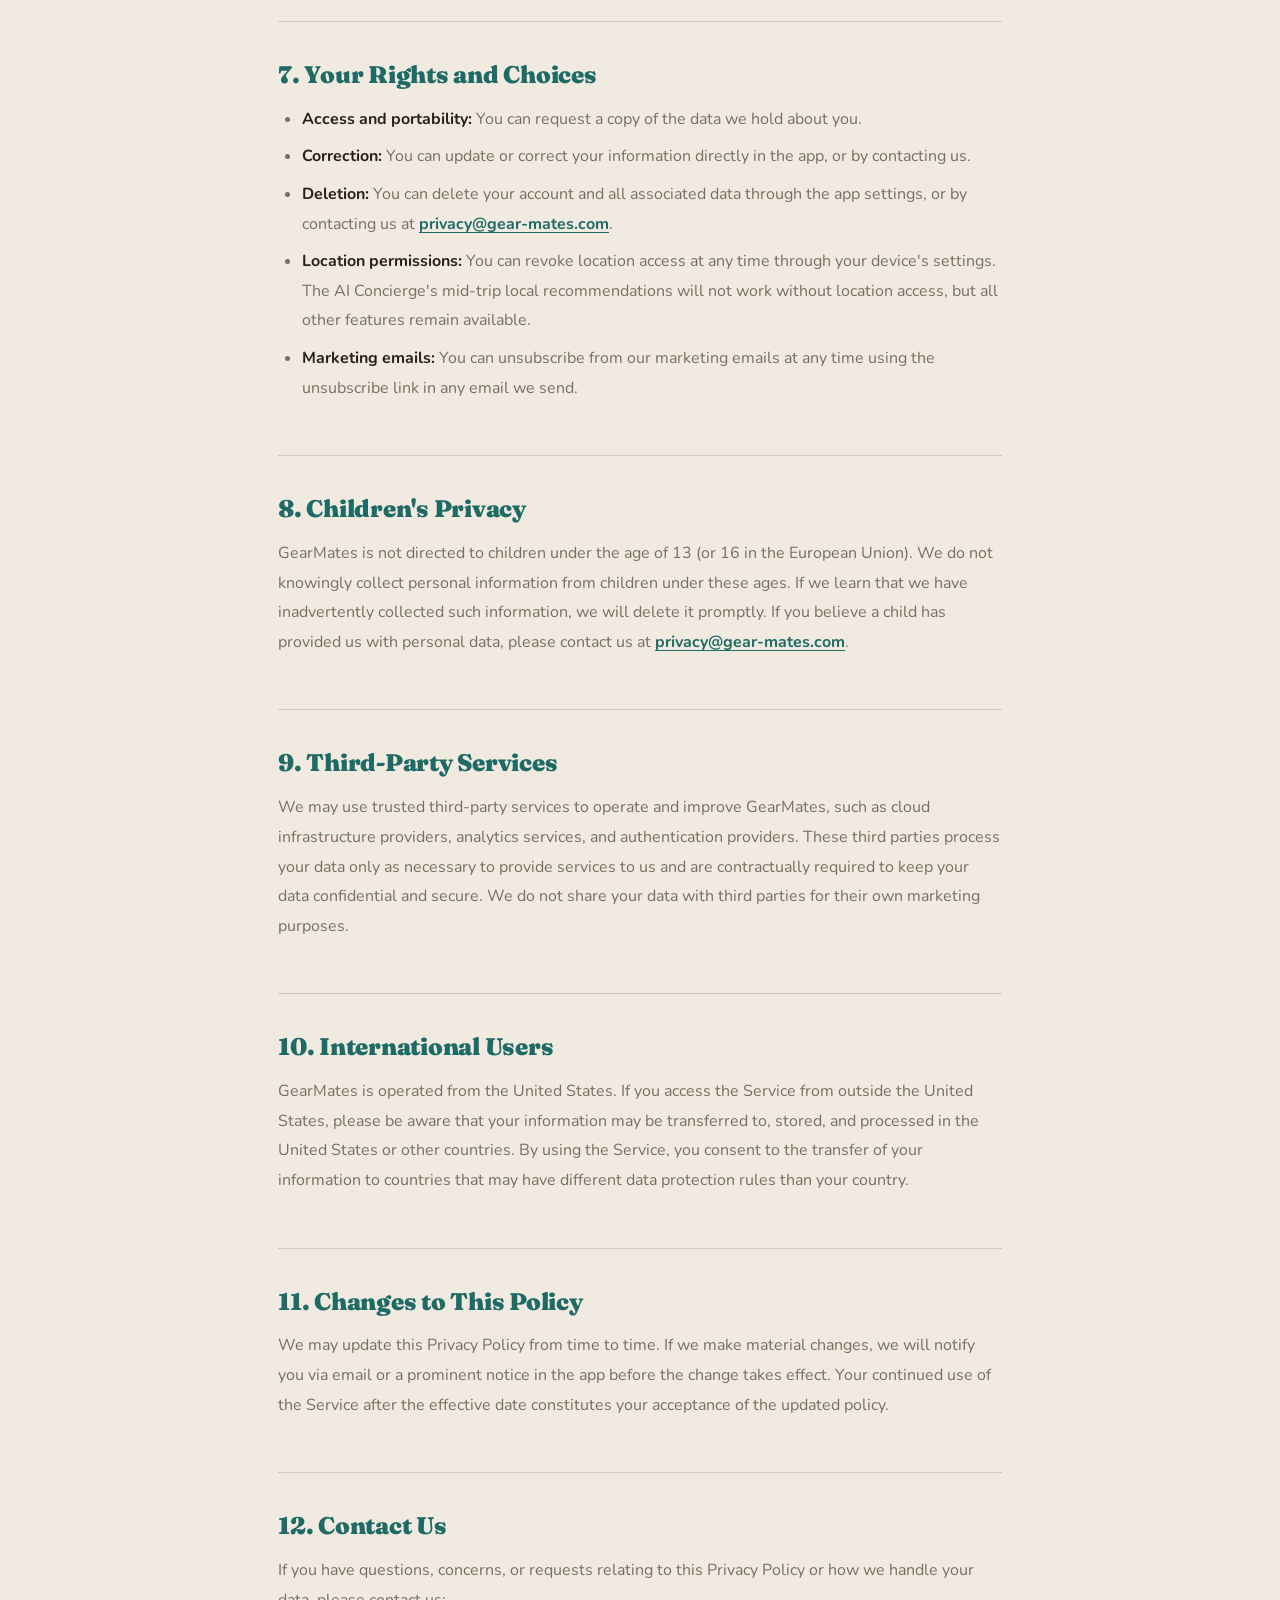
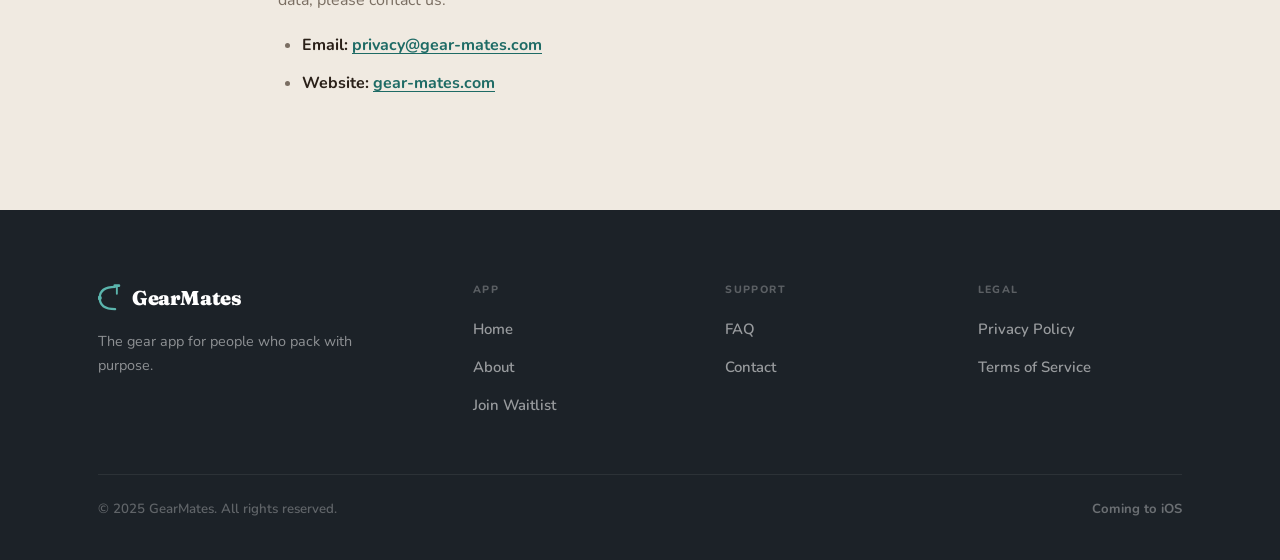
<file: privacy.html>
<!DOCTYPE html>
<html lang="en">
<head>
  <meta charset="UTF-8">
  <meta name="viewport" content="width=device-width, initial-scale=1.0">
  <title>Privacy Policy — GearMates</title>
  <meta name="description" content="GearMates Privacy Policy — how we collect, use, and protect your information.">
  <meta name="theme-color" content="#1E6B65">
  <link rel="icon" href="assets/favicon.svg" type="image/svg+xml">
  <link rel="stylesheet" href="css/styles.css">
</head>
<body class="prose-page">

  <!-- ================================================
       NAVIGATION
       ================================================ -->
  <nav class="nav" id="nav" role="navigation" aria-label="Main navigation">
    <div class="nav__inner">
      <a href="/" class="nav__logo" aria-label="GearMates home">
        <svg width="28" height="36" viewBox="0 0 28 36" fill="none" aria-hidden="true">
          <path d="M20 5 C8 5 2 10 2 18 C2 26 8 31 20 31" stroke="#2B8C84" stroke-width="2.6" stroke-linecap="round" fill="none"/>
          <rect x="18" y="2" width="8" height="3.2" rx="1.6" fill="#2B8C84"/>
          <line x1="22" y1="5.2" x2="22" y2="13" stroke="#2B8C84" stroke-width="2.2" stroke-linecap="round"/>
          <circle cx="2" cy="18" r="2.5" fill="#2B8C84"/>
        </svg>
        <span class="nav__wordmark">GearMates</span>
      </a>

      <div class="nav__links">
        <a href="/" class="nav__link">Home</a>
        <a href="about.html" class="nav__link">About</a>
        <a href="/#faq" class="nav__link">FAQ</a>
      </div>

      <a href="/#waitlist" class="nav__cta">Join the Waitlist</a>

      <button class="nav__hamburger" id="hamburger" aria-label="Open menu" aria-expanded="false">
        <span></span><span></span><span></span>
      </button>
    </div>
    <div class="nav__mobile-menu" id="mobileMenu" aria-label="Mobile navigation">
      <a href="/"          class="nav__link">Home</a>
      <a href="about.html" class="nav__link">About</a>
      <a href="/#faq"      class="nav__link">FAQ</a>
      <a href="/#waitlist" class="nav__cta">Join the Waitlist</a>
    </div>
  </nav>


  <!-- ================================================
       PAGE HERO
       ================================================ -->
  <section class="page-hero" style="padding-bottom: 48px;">
    <div class="topo-bg" aria-hidden="true">
      <svg viewBox="0 0 1000 400" fill="none">
        <ellipse cx="500" cy="200" rx="480" ry="190" stroke="white" stroke-width="1.5" opacity="0.07"/>
        <ellipse cx="500" cy="200" rx="360" ry="140" stroke="white" stroke-width="1.5" opacity="0.07"/>
        <ellipse cx="500" cy="200" rx="240" ry="95"  stroke="white" stroke-width="1.5" opacity="0.07"/>
      </svg>
    </div>
    <div class="container" style="position:relative; z-index:1;">
      <span class="eyebrow eyebrow--light">Legal</span>
      <h1 style="font-size: clamp(2rem, 4vw, 2.8rem);">Privacy Policy</h1>
      <p>How GearMates collects, uses, and protects your information.</p>
    </div>
  </section>


  <!-- ================================================
       PROSE CONTENT
       ================================================ -->
  <main>
    <article class="prose" aria-label="Privacy Policy">

      <span class="effective-date">Effective date: June 15, 2025</span>

      <p>GearMates ("we," "our," or "us") is committed to protecting your privacy. This Privacy Policy explains how we collect, use, disclose, and safeguard your information when you use the GearMates mobile application and website (collectively, the "Service"). Please read this policy carefully. If you disagree with any part of it, please do not use the Service.</p>

      <h2>1. Information We Collect</h2>

      <h3>Information you provide directly</h3>
      <ul>
        <li><strong>Waitlist email:</strong> If you join our pre-launch waitlist, we collect your email address.</li>
        <li><strong>Account information:</strong> When the app launches, we may collect your name and email address to create an account.</li>
        <li><strong>Gear inventory:</strong> Item names, descriptions, categories, condition ratings, service history, and any notes or photos you add to your Gear Locker.</li>
        <li><strong>Trip data:</strong> Trip names, destinations, dates, packing lists, and packing intent statuses you create or participate in.</li>
        <li><strong>Photos:</strong> Photos you upload to document your gear items, stored securely in your account.</li>
      </ul>

      <h3>Information collected automatically</h3>
      <ul>
        <li><strong>Device information:</strong> Device model, operating system version, app version, and unique device identifiers.</li>
        <li><strong>Usage data:</strong> Features you use, screens you view, actions you take in the app, and crash reports.</li>
        <li><strong>Location data (optional):</strong> If you grant location permission, we use your approximate location to power the AI Concierge's mid-trip feature — specifically, to recommend nearby gear shops and repair spots. We do not continuously track your location or store location history beyond what is needed to generate a single recommendation.</li>
      </ul>

      <h3>Information from third parties</h3>
      <p>If you sign in using Apple Sign In or another third-party authentication provider, we receive basic profile information (typically name and email) from that provider, subject to their privacy policy. We do not receive data from other third parties about you.</p>

      <h2>2. How We Use Your Information</h2>

      <p>We use the information we collect to:</p>
      <ul>
        <li>Provide, operate, and improve the GearMates Service</li>
        <li>Send you app-related communications (account notifications, feature updates, waitlist status)</li>
        <li>Power the AI Concierge — your gear and trip data are processed to generate personalised, proactive suggestions</li>
        <li>Diagnose technical issues, prevent fraud, and ensure security</li>
        <li>Comply with legal obligations</li>
      </ul>

      <p>We <strong>do not</strong> use your information to serve third-party advertising. We do not sell your personal data.</p>

      <h2>3. AI Concierge and Your Data</h2>

      <p>The AI Concierge uses your gear condition data and trip information to generate proactive suggestion cards. This processing happens to provide the core feature of the Service. Here is how we handle it:</p>
      <ul>
        <li>Your gear and trip data may be processed by AI infrastructure to generate suggestions. We take care to minimise the data shared and to ensure that any AI processing partners are contractually bound to protect your data.</li>
        <li>We do not use your personal data to train AI models for third parties.</li>
        <li>Location data used for mid-trip shop recommendations is processed transiently and is not stored in a location history log.</li>
      </ul>

      <h2>4. Shared Trips and Collaborative Features</h2>

      <p>When you join a shared trip, other participants can see:</p>
      <ul>
        <li>Your display name or the name you have chosen for that trip</li>
        <li>The packing items on the shared trip list and their statuses</li>
        <li>Which items from your Gear Locker you have matched to the trip list</li>
      </ul>
      <p>Your full Gear Locker (including all your private items, notes, photos, and service history) remains private and is <strong>never</strong> visible to other trip participants. Only the items you explicitly add to a shared trip are visible to your collaborators.</p>

      <h2>5. Data Storage and Security</h2>

      <p>Your data is stored on secure servers. We use industry-standard encryption for data in transit (TLS) and at rest. We take reasonable technical and organisational measures to protect your information from unauthorised access, disclosure, alteration, or destruction.</p>
      <p>No method of transmission over the internet is 100% secure. While we strive to protect your data, we cannot guarantee absolute security.</p>

      <h2>6. Data Retention</h2>

      <p>We retain your account and gear data for as long as your account is active. If you delete your account, we will delete your personal data within 30 days, except where we are required by law to retain it longer or where it is needed to resolve disputes or enforce our agreements.</p>

      <h2>7. Your Rights and Choices</h2>

      <ul>
        <li><strong>Access and portability:</strong> You can request a copy of the data we hold about you.</li>
        <li><strong>Correction:</strong> You can update or correct your information directly in the app, or by contacting us.</li>
        <li><strong>Deletion:</strong> You can delete your account and all associated data through the app settings, or by contacting us at <a href="mailto:privacy@gear-mates.com">privacy@gear-mates.com</a>.</li>
        <li><strong>Location permissions:</strong> You can revoke location access at any time through your device's settings. The AI Concierge's mid-trip local recommendations will not work without location access, but all other features remain available.</li>
        <li><strong>Marketing emails:</strong> You can unsubscribe from our marketing emails at any time using the unsubscribe link in any email we send.</li>
      </ul>

      <h2>8. Children's Privacy</h2>

      <p>GearMates is not directed to children under the age of 13 (or 16 in the European Union). We do not knowingly collect personal information from children under these ages. If we learn that we have inadvertently collected such information, we will delete it promptly. If you believe a child has provided us with personal data, please contact us at <a href="mailto:privacy@gear-mates.com">privacy@gear-mates.com</a>.</p>

      <h2>9. Third-Party Services</h2>

      <p>We may use trusted third-party services to operate and improve GearMates, such as cloud infrastructure providers, analytics services, and authentication providers. These third parties process your data only as necessary to provide services to us and are contractually required to keep your data confidential and secure. We do not share your data with third parties for their own marketing purposes.</p>

      <h2>10. International Users</h2>

      <p>GearMates is operated from the United States. If you access the Service from outside the United States, please be aware that your information may be transferred to, stored, and processed in the United States or other countries. By using the Service, you consent to the transfer of your information to countries that may have different data protection rules than your country.</p>

      <h2>11. Changes to This Policy</h2>

      <p>We may update this Privacy Policy from time to time. If we make material changes, we will notify you via email or a prominent notice in the app before the change takes effect. Your continued use of the Service after the effective date constitutes your acceptance of the updated policy.</p>

      <h2>12. Contact Us</h2>

      <p>If you have questions, concerns, or requests relating to this Privacy Policy or how we handle your data, please contact us:</p>
      <ul>
        <li><strong>Email:</strong> <a href="mailto:privacy@gear-mates.com">privacy@gear-mates.com</a></li>
        <li><strong>Website:</strong> <a href="https://gear-mates.com">gear-mates.com</a></li>
      </ul>

    </article>
  </main>


  <!-- ================================================
       FOOTER
       ================================================ -->
  <footer class="footer" role="contentinfo">
    <div class="container">
      <div class="footer__inner">
        <div class="footer__brand">
          <div class="footer__logo">
            <svg width="24" height="32" viewBox="0 0 28 36" fill="none" aria-hidden="true">
              <path d="M20 5 C8 5 2 10 2 18 C2 26 8 31 20 31" stroke="#5BB5AD" stroke-width="2.6" stroke-linecap="round" fill="none"/>
              <rect x="18" y="2" width="8" height="3.2" rx="1.6" fill="#5BB5AD"/>
              <line x1="22" y1="5.2" x2="22" y2="13" stroke="#5BB5AD" stroke-width="2.2" stroke-linecap="round"/>
              <circle cx="2" cy="18" r="2.5" fill="#5BB5AD"/>
            </svg>
            <span class="footer__wordmark">GearMates</span>
          </div>
          <p class="footer__tagline">The gear app for people who pack with purpose.</p>
        </div>
        <div class="footer__col">
          <h5>App</h5>
          <ul>
            <li><a href="/">Home</a></li>
            <li><a href="about.html">About</a></li>
            <li><a href="/#waitlist">Join Waitlist</a></li>
          </ul>
        </div>
        <div class="footer__col">
          <h5>Support</h5>
          <ul>
            <li><a href="/#faq">FAQ</a></li>
            <li><a href="mailto:hello@gear-mates.com">Contact</a></li>
          </ul>
        </div>
        <div class="footer__col">
          <h5>Legal</h5>
          <ul>
            <li><a href="privacy.html" aria-current="page">Privacy Policy</a></li>
            <li><a href="terms.html">Terms of Service</a></li>
          </ul>
        </div>
      </div>
      <div class="footer__bottom">
        <span>&copy; 2025 GearMates. All rights reserved.</span>
        <div class="footer__ios-note">Coming to iOS</div>
      </div>
    </div>
  </footer>

  <script src="js/main.js"></script>
</body>
</html>
</file>
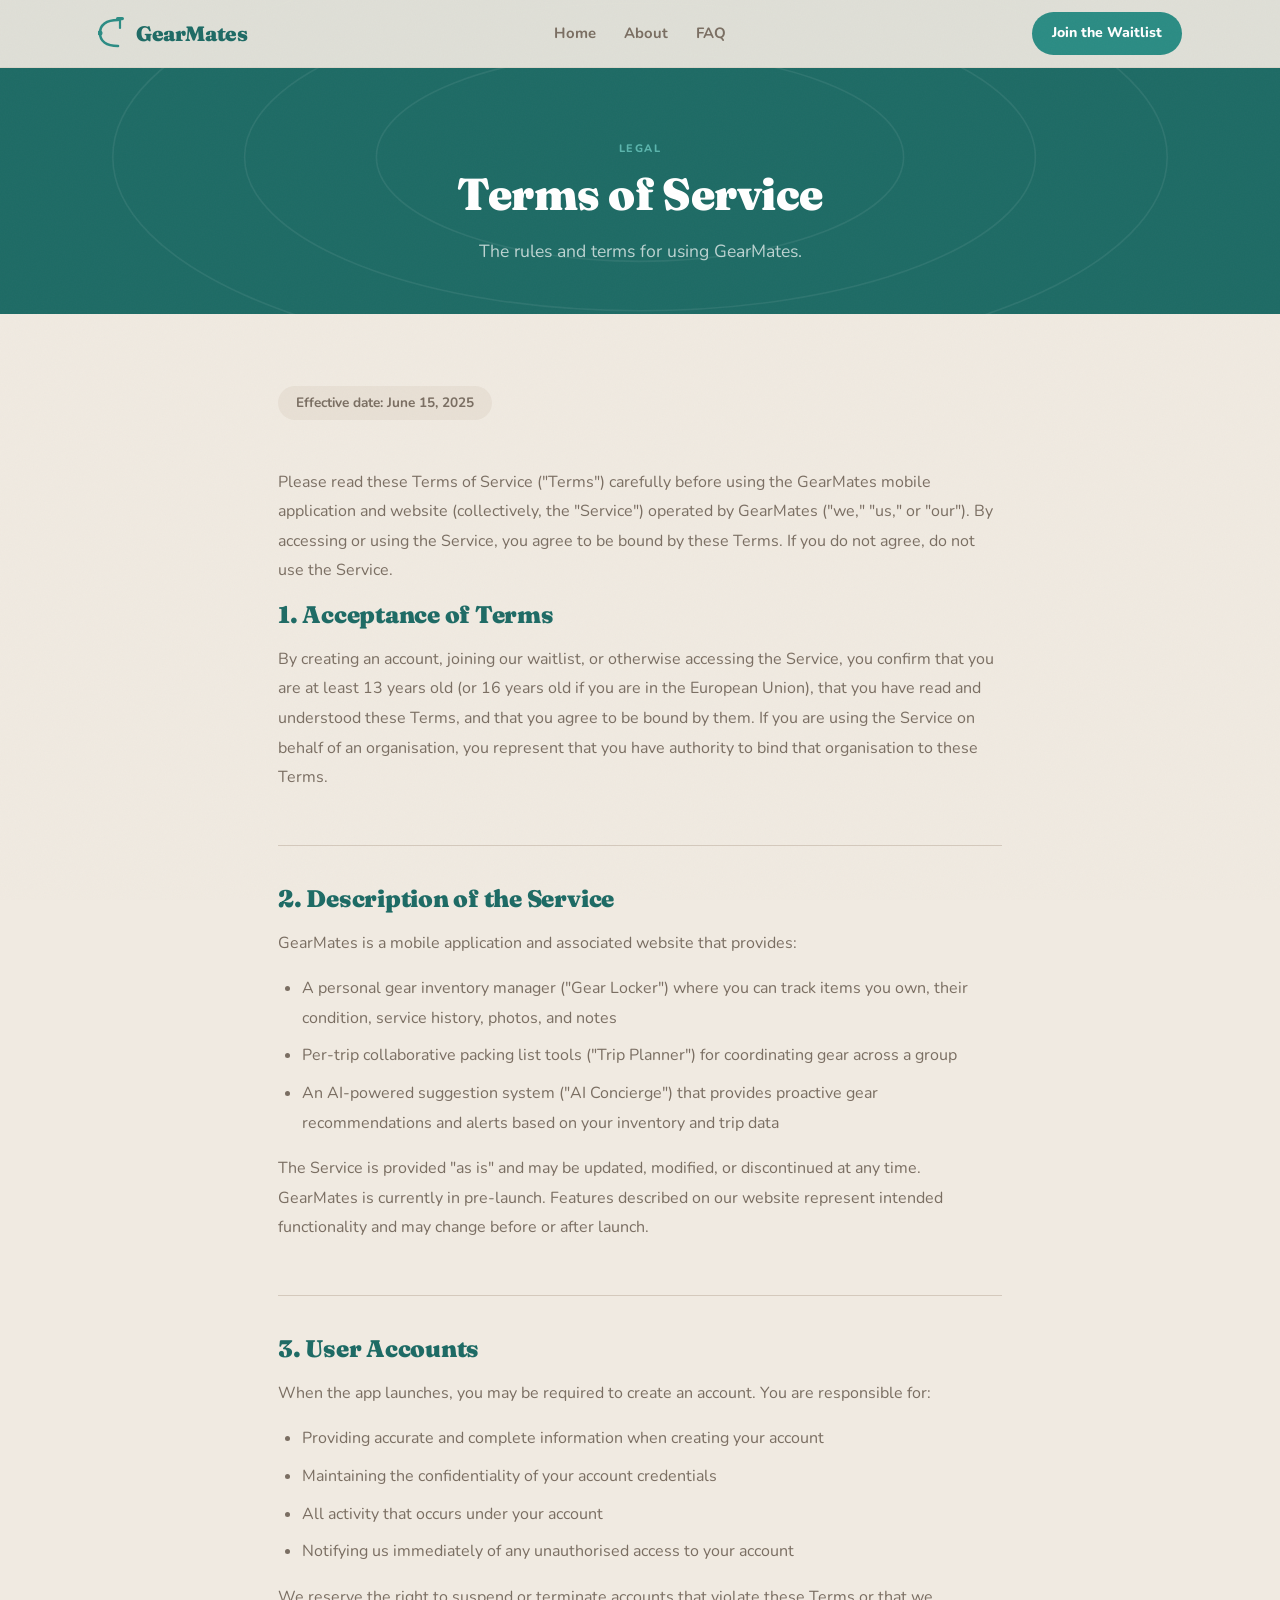
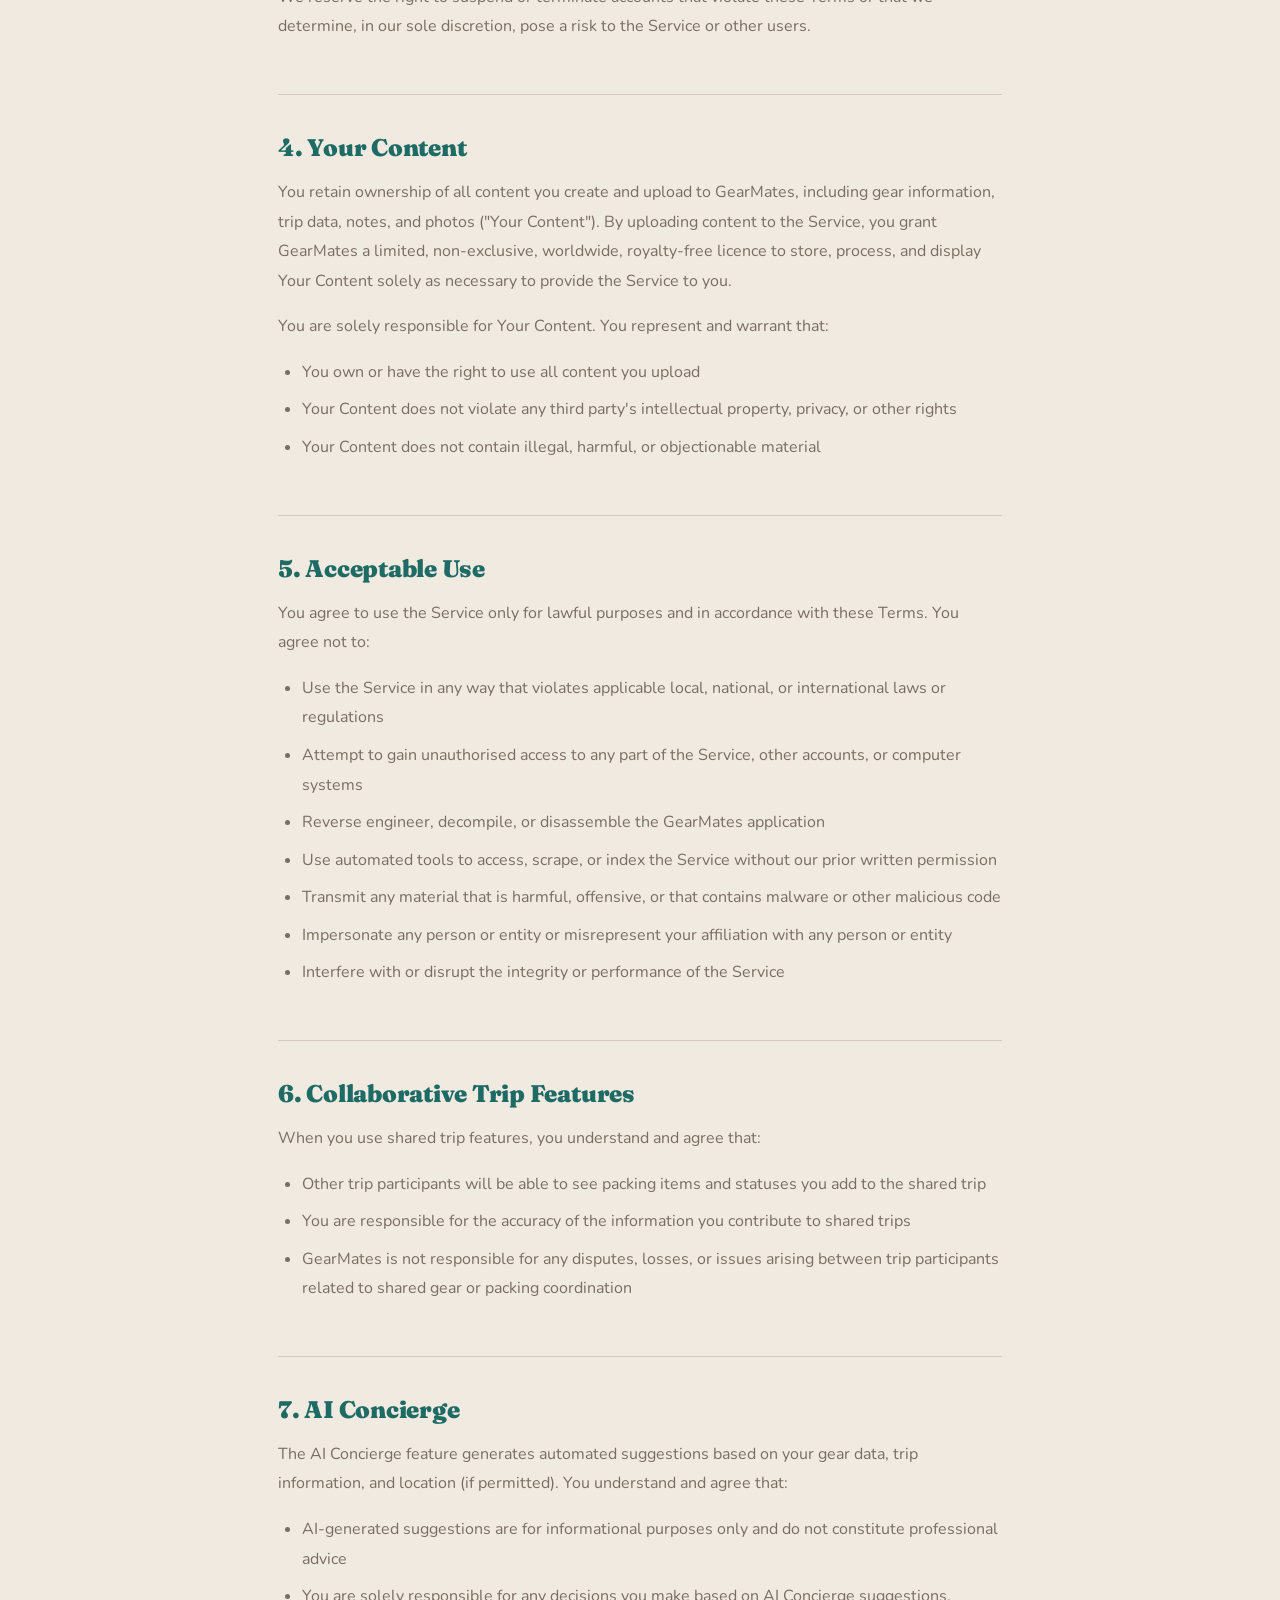
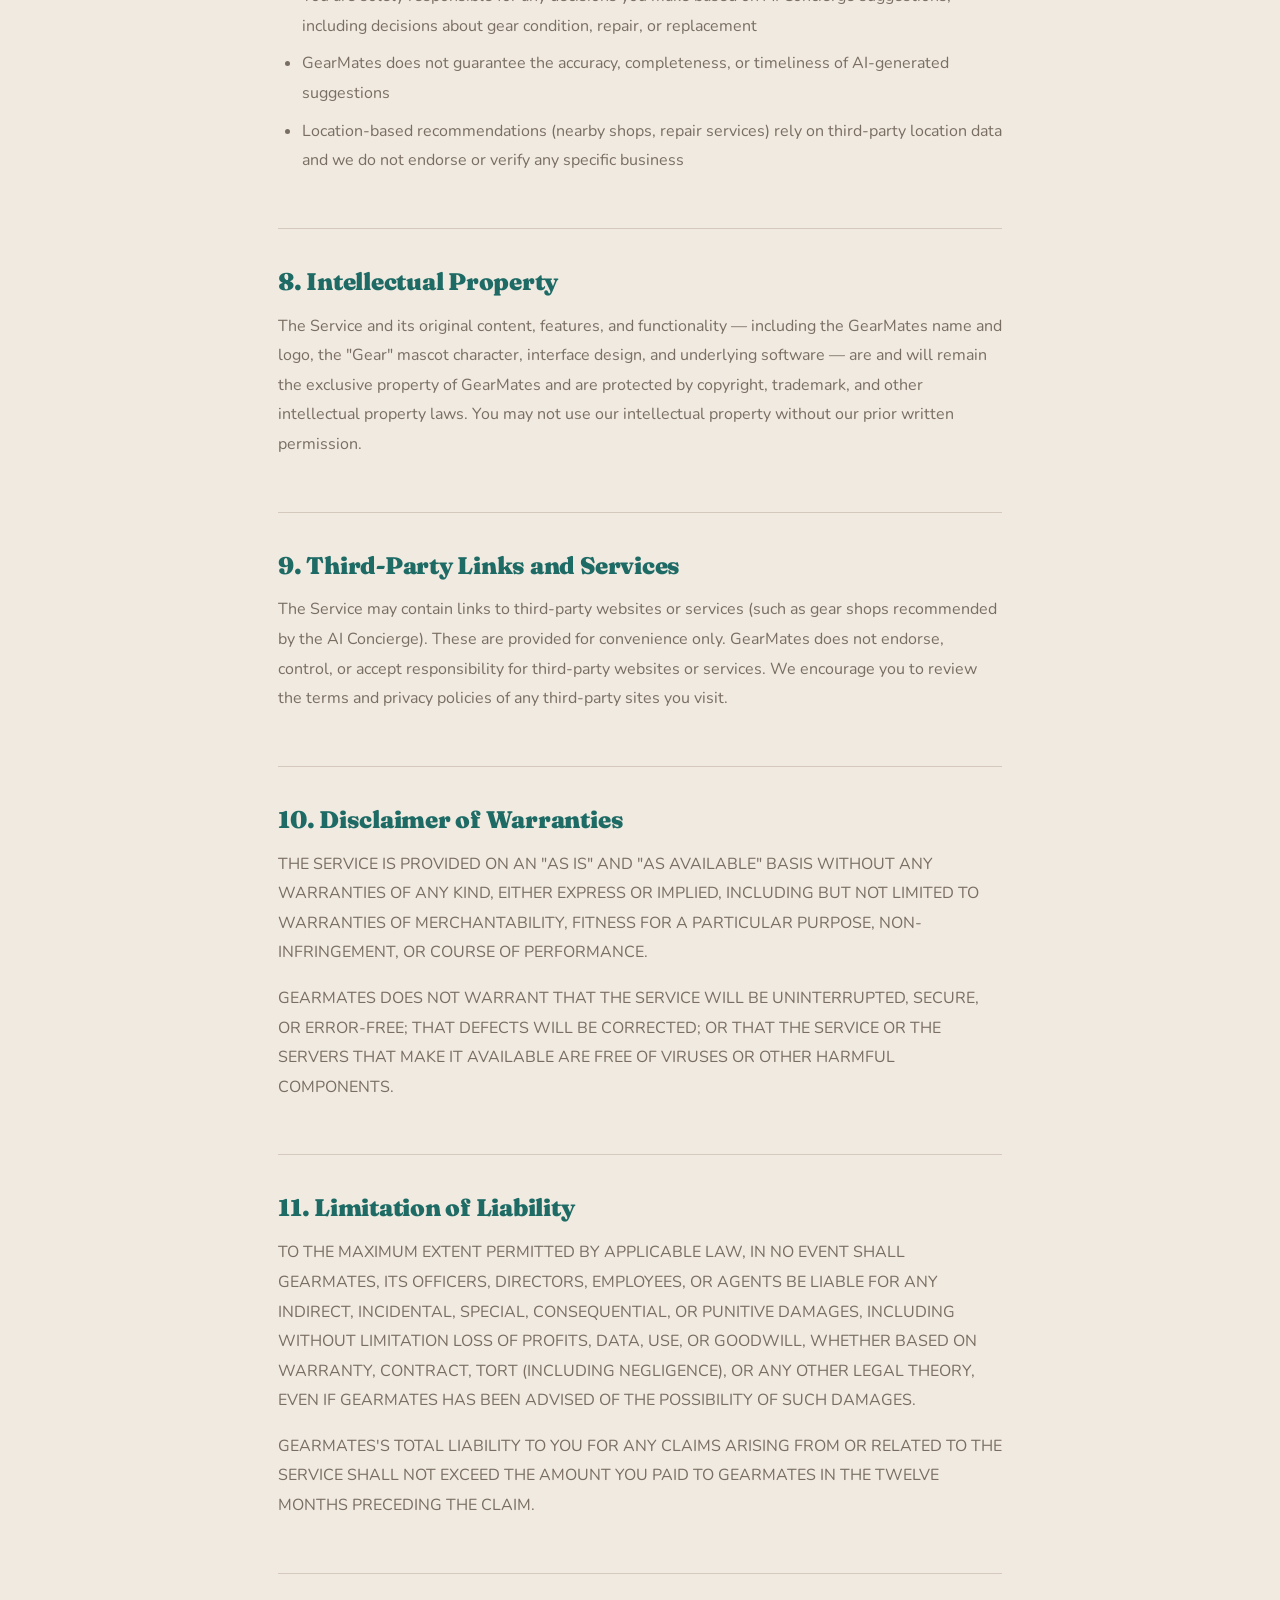
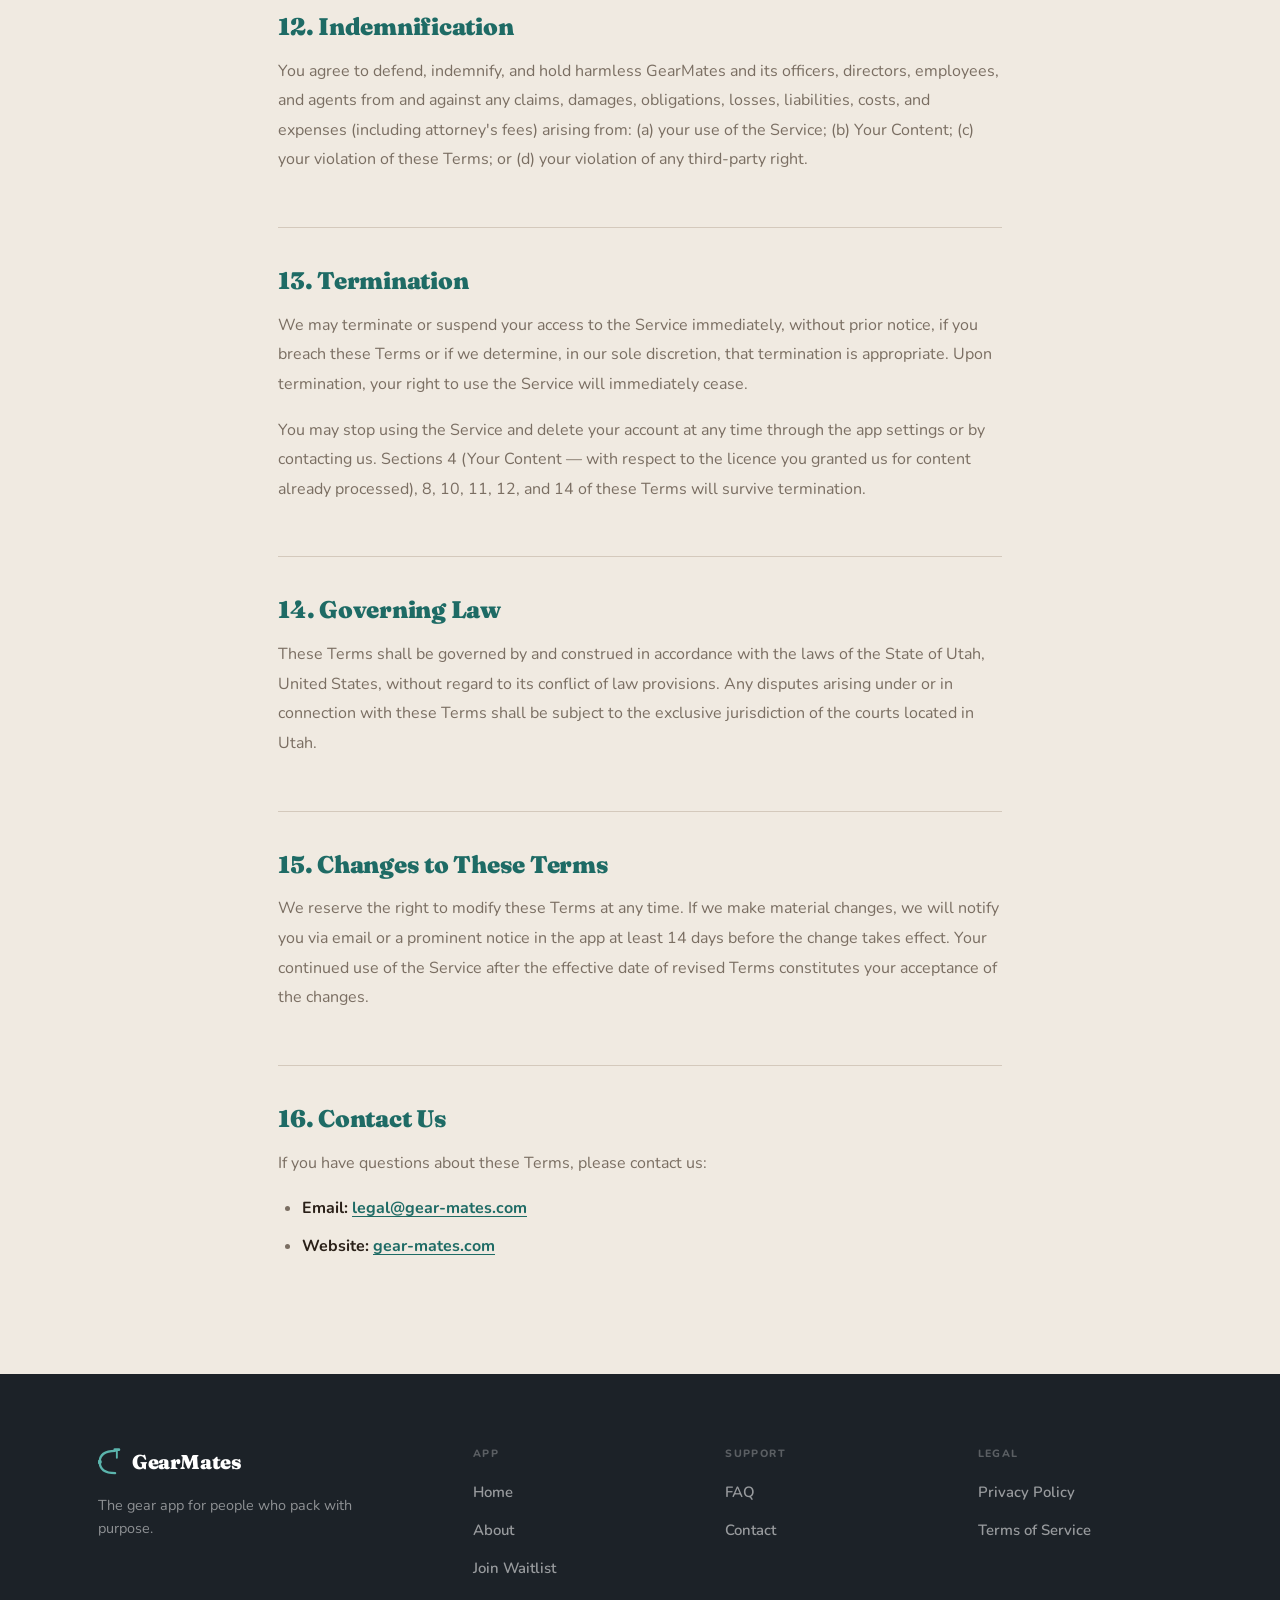
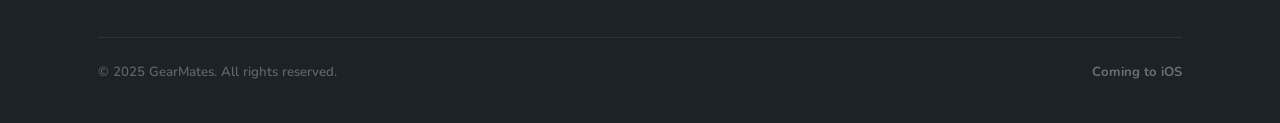
<file: terms.html>
<!DOCTYPE html>
<html lang="en">
<head>
  <meta charset="UTF-8">
  <meta name="viewport" content="width=device-width, initial-scale=1.0">
  <title>Terms of Service — GearMates</title>
  <meta name="description" content="GearMates Terms of Service — the rules and terms for using our app and website.">
  <meta name="theme-color" content="#1E6B65">
  <link rel="icon" href="assets/favicon.svg" type="image/svg+xml">
  <link rel="stylesheet" href="css/styles.css">
</head>
<body class="prose-page">

  <!-- ================================================
       NAVIGATION
       ================================================ -->
  <nav class="nav" id="nav" role="navigation" aria-label="Main navigation">
    <div class="nav__inner">
      <a href="/" class="nav__logo" aria-label="GearMates home">
        <svg width="28" height="36" viewBox="0 0 28 36" fill="none" aria-hidden="true">
          <path d="M20 5 C8 5 2 10 2 18 C2 26 8 31 20 31" stroke="#2B8C84" stroke-width="2.6" stroke-linecap="round" fill="none"/>
          <rect x="18" y="2" width="8" height="3.2" rx="1.6" fill="#2B8C84"/>
          <line x1="22" y1="5.2" x2="22" y2="13" stroke="#2B8C84" stroke-width="2.2" stroke-linecap="round"/>
          <circle cx="2" cy="18" r="2.5" fill="#2B8C84"/>
        </svg>
        <span class="nav__wordmark">GearMates</span>
      </a>

      <div class="nav__links">
        <a href="/" class="nav__link">Home</a>
        <a href="about.html" class="nav__link">About</a>
        <a href="/#faq" class="nav__link">FAQ</a>
      </div>

      <a href="/#waitlist" class="nav__cta">Join the Waitlist</a>

      <button class="nav__hamburger" id="hamburger" aria-label="Open menu" aria-expanded="false">
        <span></span><span></span><span></span>
      </button>
    </div>
    <div class="nav__mobile-menu" id="mobileMenu" aria-label="Mobile navigation">
      <a href="/"          class="nav__link">Home</a>
      <a href="about.html" class="nav__link">About</a>
      <a href="/#faq"      class="nav__link">FAQ</a>
      <a href="/#waitlist" class="nav__cta">Join the Waitlist</a>
    </div>
  </nav>


  <!-- ================================================
       PAGE HERO
       ================================================ -->
  <section class="page-hero" style="padding-bottom: 48px;">
    <div class="topo-bg" aria-hidden="true">
      <svg viewBox="0 0 1000 400" fill="none">
        <ellipse cx="500" cy="200" rx="480" ry="190" stroke="white" stroke-width="1.5" opacity="0.07"/>
        <ellipse cx="500" cy="200" rx="360" ry="140" stroke="white" stroke-width="1.5" opacity="0.07"/>
        <ellipse cx="500" cy="200" rx="240" ry="95"  stroke="white" stroke-width="1.5" opacity="0.07"/>
      </svg>
    </div>
    <div class="container" style="position:relative; z-index:1;">
      <span class="eyebrow eyebrow--light">Legal</span>
      <h1 style="font-size: clamp(2rem, 4vw, 2.8rem);">Terms of Service</h1>
      <p>The rules and terms for using GearMates.</p>
    </div>
  </section>


  <!-- ================================================
       PROSE CONTENT
       ================================================ -->
  <main>
    <article class="prose" aria-label="Terms of Service">

      <span class="effective-date">Effective date: June 15, 2025</span>

      <p>Please read these Terms of Service ("Terms") carefully before using the GearMates mobile application and website (collectively, the "Service") operated by GearMates ("we," "us," or "our"). By accessing or using the Service, you agree to be bound by these Terms. If you do not agree, do not use the Service.</p>

      <h2>1. Acceptance of Terms</h2>

      <p>By creating an account, joining our waitlist, or otherwise accessing the Service, you confirm that you are at least 13 years old (or 16 years old if you are in the European Union), that you have read and understood these Terms, and that you agree to be bound by them. If you are using the Service on behalf of an organisation, you represent that you have authority to bind that organisation to these Terms.</p>

      <h2>2. Description of the Service</h2>

      <p>GearMates is a mobile application and associated website that provides:</p>
      <ul>
        <li>A personal gear inventory manager ("Gear Locker") where you can track items you own, their condition, service history, photos, and notes</li>
        <li>Per-trip collaborative packing list tools ("Trip Planner") for coordinating gear across a group</li>
        <li>An AI-powered suggestion system ("AI Concierge") that provides proactive gear recommendations and alerts based on your inventory and trip data</li>
      </ul>

      <p>The Service is provided "as is" and may be updated, modified, or discontinued at any time. GearMates is currently in pre-launch. Features described on our website represent intended functionality and may change before or after launch.</p>

      <h2>3. User Accounts</h2>

      <p>When the app launches, you may be required to create an account. You are responsible for:</p>
      <ul>
        <li>Providing accurate and complete information when creating your account</li>
        <li>Maintaining the confidentiality of your account credentials</li>
        <li>All activity that occurs under your account</li>
        <li>Notifying us immediately of any unauthorised access to your account</li>
      </ul>

      <p>We reserve the right to suspend or terminate accounts that violate these Terms or that we determine, in our sole discretion, pose a risk to the Service or other users.</p>

      <h2>4. Your Content</h2>

      <p>You retain ownership of all content you create and upload to GearMates, including gear information, trip data, notes, and photos ("Your Content"). By uploading content to the Service, you grant GearMates a limited, non-exclusive, worldwide, royalty-free licence to store, process, and display Your Content solely as necessary to provide the Service to you.</p>

      <p>You are solely responsible for Your Content. You represent and warrant that:</p>
      <ul>
        <li>You own or have the right to use all content you upload</li>
        <li>Your Content does not violate any third party's intellectual property, privacy, or other rights</li>
        <li>Your Content does not contain illegal, harmful, or objectionable material</li>
      </ul>

      <h2>5. Acceptable Use</h2>

      <p>You agree to use the Service only for lawful purposes and in accordance with these Terms. You agree not to:</p>
      <ul>
        <li>Use the Service in any way that violates applicable local, national, or international laws or regulations</li>
        <li>Attempt to gain unauthorised access to any part of the Service, other accounts, or computer systems</li>
        <li>Reverse engineer, decompile, or disassemble the GearMates application</li>
        <li>Use automated tools to access, scrape, or index the Service without our prior written permission</li>
        <li>Transmit any material that is harmful, offensive, or that contains malware or other malicious code</li>
        <li>Impersonate any person or entity or misrepresent your affiliation with any person or entity</li>
        <li>Interfere with or disrupt the integrity or performance of the Service</li>
      </ul>

      <h2>6. Collaborative Trip Features</h2>

      <p>When you use shared trip features, you understand and agree that:</p>
      <ul>
        <li>Other trip participants will be able to see packing items and statuses you add to the shared trip</li>
        <li>You are responsible for the accuracy of the information you contribute to shared trips</li>
        <li>GearMates is not responsible for any disputes, losses, or issues arising between trip participants related to shared gear or packing coordination</li>
      </ul>

      <h2>7. AI Concierge</h2>

      <p>The AI Concierge feature generates automated suggestions based on your gear data, trip information, and location (if permitted). You understand and agree that:</p>
      <ul>
        <li>AI-generated suggestions are for informational purposes only and do not constitute professional advice</li>
        <li>You are solely responsible for any decisions you make based on AI Concierge suggestions, including decisions about gear condition, repair, or replacement</li>
        <li>GearMates does not guarantee the accuracy, completeness, or timeliness of AI-generated suggestions</li>
        <li>Location-based recommendations (nearby shops, repair services) rely on third-party location data and we do not endorse or verify any specific business</li>
      </ul>

      <h2>8. Intellectual Property</h2>

      <p>The Service and its original content, features, and functionality — including the GearMates name and logo, the "Gear" mascot character, interface design, and underlying software — are and will remain the exclusive property of GearMates and are protected by copyright, trademark, and other intellectual property laws. You may not use our intellectual property without our prior written permission.</p>

      <h2>9. Third-Party Links and Services</h2>

      <p>The Service may contain links to third-party websites or services (such as gear shops recommended by the AI Concierge). These are provided for convenience only. GearMates does not endorse, control, or accept responsibility for third-party websites or services. We encourage you to review the terms and privacy policies of any third-party sites you visit.</p>

      <h2>10. Disclaimer of Warranties</h2>

      <p>THE SERVICE IS PROVIDED ON AN "AS IS" AND "AS AVAILABLE" BASIS WITHOUT ANY WARRANTIES OF ANY KIND, EITHER EXPRESS OR IMPLIED, INCLUDING BUT NOT LIMITED TO WARRANTIES OF MERCHANTABILITY, FITNESS FOR A PARTICULAR PURPOSE, NON-INFRINGEMENT, OR COURSE OF PERFORMANCE.</p>

      <p>GEARMATES DOES NOT WARRANT THAT THE SERVICE WILL BE UNINTERRUPTED, SECURE, OR ERROR-FREE; THAT DEFECTS WILL BE CORRECTED; OR THAT THE SERVICE OR THE SERVERS THAT MAKE IT AVAILABLE ARE FREE OF VIRUSES OR OTHER HARMFUL COMPONENTS.</p>

      <h2>11. Limitation of Liability</h2>

      <p>TO THE MAXIMUM EXTENT PERMITTED BY APPLICABLE LAW, IN NO EVENT SHALL GEARMATES, ITS OFFICERS, DIRECTORS, EMPLOYEES, OR AGENTS BE LIABLE FOR ANY INDIRECT, INCIDENTAL, SPECIAL, CONSEQUENTIAL, OR PUNITIVE DAMAGES, INCLUDING WITHOUT LIMITATION LOSS OF PROFITS, DATA, USE, OR GOODWILL, WHETHER BASED ON WARRANTY, CONTRACT, TORT (INCLUDING NEGLIGENCE), OR ANY OTHER LEGAL THEORY, EVEN IF GEARMATES HAS BEEN ADVISED OF THE POSSIBILITY OF SUCH DAMAGES.</p>

      <p>GEARMATES'S TOTAL LIABILITY TO YOU FOR ANY CLAIMS ARISING FROM OR RELATED TO THE SERVICE SHALL NOT EXCEED THE AMOUNT YOU PAID TO GEARMATES IN THE TWELVE MONTHS PRECEDING THE CLAIM.</p>

      <h2>12. Indemnification</h2>

      <p>You agree to defend, indemnify, and hold harmless GearMates and its officers, directors, employees, and agents from and against any claims, damages, obligations, losses, liabilities, costs, and expenses (including attorney's fees) arising from: (a) your use of the Service; (b) Your Content; (c) your violation of these Terms; or (d) your violation of any third-party right.</p>

      <h2>13. Termination</h2>

      <p>We may terminate or suspend your access to the Service immediately, without prior notice, if you breach these Terms or if we determine, in our sole discretion, that termination is appropriate. Upon termination, your right to use the Service will immediately cease.</p>

      <p>You may stop using the Service and delete your account at any time through the app settings or by contacting us. Sections 4 (Your Content — with respect to the licence you granted us for content already processed), 8, 10, 11, 12, and 14 of these Terms will survive termination.</p>

      <h2>14. Governing Law</h2>

      <p>These Terms shall be governed by and construed in accordance with the laws of the State of Utah, United States, without regard to its conflict of law provisions. Any disputes arising under or in connection with these Terms shall be subject to the exclusive jurisdiction of the courts located in Utah.</p>

      <h2>15. Changes to These Terms</h2>

      <p>We reserve the right to modify these Terms at any time. If we make material changes, we will notify you via email or a prominent notice in the app at least 14 days before the change takes effect. Your continued use of the Service after the effective date of revised Terms constitutes your acceptance of the changes.</p>

      <h2>16. Contact Us</h2>

      <p>If you have questions about these Terms, please contact us:</p>
      <ul>
        <li><strong>Email:</strong> <a href="mailto:legal@gear-mates.com">legal@gear-mates.com</a></li>
        <li><strong>Website:</strong> <a href="https://gear-mates.com">gear-mates.com</a></li>
      </ul>

    </article>
  </main>


  <!-- ================================================
       FOOTER
       ================================================ -->
  <footer class="footer" role="contentinfo">
    <div class="container">
      <div class="footer__inner">
        <div class="footer__brand">
          <div class="footer__logo">
            <svg width="24" height="32" viewBox="0 0 28 36" fill="none" aria-hidden="true">
              <path d="M20 5 C8 5 2 10 2 18 C2 26 8 31 20 31" stroke="#5BB5AD" stroke-width="2.6" stroke-linecap="round" fill="none"/>
              <rect x="18" y="2" width="8" height="3.2" rx="1.6" fill="#5BB5AD"/>
              <line x1="22" y1="5.2" x2="22" y2="13" stroke="#5BB5AD" stroke-width="2.2" stroke-linecap="round"/>
              <circle cx="2" cy="18" r="2.5" fill="#5BB5AD"/>
            </svg>
            <span class="footer__wordmark">GearMates</span>
          </div>
          <p class="footer__tagline">The gear app for people who pack with purpose.</p>
        </div>
        <div class="footer__col">
          <h5>App</h5>
          <ul>
            <li><a href="/">Home</a></li>
            <li><a href="about.html">About</a></li>
            <li><a href="/#waitlist">Join Waitlist</a></li>
          </ul>
        </div>
        <div class="footer__col">
          <h5>Support</h5>
          <ul>
            <li><a href="/#faq">FAQ</a></li>
            <li><a href="mailto:hello@gear-mates.com">Contact</a></li>
          </ul>
        </div>
        <div class="footer__col">
          <h5>Legal</h5>
          <ul>
            <li><a href="privacy.html">Privacy Policy</a></li>
            <li><a href="terms.html" aria-current="page">Terms of Service</a></li>
          </ul>
        </div>
      </div>
      <div class="footer__bottom">
        <span>&copy; 2025 GearMates. All rights reserved.</span>
        <div class="footer__ios-note">Coming to iOS</div>
      </div>
    </div>
  </footer>

  <script src="js/main.js"></script>
</body>
</html>
</file>
<file: css/styles.css>
@import url('https://fonts.googleapis.com/css2?family=Nunito:wght@400;600;700;800;900&family=Fraunces:ital,opsz,wght@0,9..144,500;0,9..144,700;0,9..144,900;1,9..144,700;1,9..144,900&display=swap');

/* ====================================================
   RESET
   ==================================================== */
*, *::before, *::after { box-sizing: border-box; margin: 0; padding: 0; }
img, video { display: block; max-width: 100%; height: auto; }
a { color: inherit; text-decoration: none; }
button { cursor: pointer; border: none; background: none; font-family: inherit; }
ul, ol { list-style: none; }
input { font-family: inherit; }

/* ====================================================
   DESIGN TOKENS
   ==================================================== */
:root {
  /* Backgrounds */
  --stone:       #F0EAE1;
  --card:        #F8F4EF;
  --inset:       #E8E0D5;
  --slate-dark:  #1C2228;

  /* Teal (brand) */
  --teal:        #2B8C84;
  --teal-dark:   #1E6B65;
  --teal-light:  #5BB5AD;

  /* Neutrals */
  --slate:       #5E6E78;
  --slate-mid:   #3A4A54;

  /* Accent */
  --peach:       #E8956A;
  --sage:        #7AAF8A;
  --amber:       #C9922B;
  --danger:      #C0392B;

  /* Text */
  --text:        #2A2018;
  --text-muted:  #7A6E62;
  --border:      #D4C9BC;

  /* Typography */
  --ff-display: 'Fraunces', serif;
  --ff-body:    'Nunito', sans-serif;

  /* Radii */
  --r-sm:   8px;
  --r-md:   14px;
  --r-lg:   20px;
  --r-xl:   32px;
  --r-pill: 999px;

  /* Shadows (warm-toned, never cool grey) */
  --shadow-card:   0 2px 8px rgba(42,32,24,0.08), 0 0 0 1px rgba(212,201,188,0.5);
  --shadow-lg:     0 8px 24px rgba(42,32,24,0.12), 0 0 0 1px rgba(212,201,188,0.4);
  --shadow-phone:  0 32px 80px rgba(42,32,24,0.3), 0 8px 24px rgba(42,32,24,0.15);
  --shadow-btn:    0 4px 12px rgba(232,149,106,0.35);

  --nav-h: 68px;
}

/* ====================================================
   BASE
   ==================================================== */
html { scroll-behavior: smooth; }

body {
  background-color: var(--stone);
  color: var(--text);
  font-family: var(--ff-body);
  font-size: 16px;
  line-height: 1.6;
  -webkit-font-smoothing: antialiased;
  overflow-x: hidden;
}

/* Grain overlay — nearly invisible, felt not seen */
body::after {
  content: '';
  position: fixed;
  inset: 0;
  background-image: url("data:image/svg+xml,%3Csvg xmlns='http://www.w3.org/2000/svg' width='250' height='250'%3E%3Cfilter id='n'%3E%3CfeTurbulence type='fractalNoise' baseFrequency='0.72' numOctaves='4' stitchTiles='stitch'/%3E%3C/filter%3E%3Crect width='250' height='250' filter='url(%23n)'/%3E%3C/svg%3E");
  opacity: 0.028;
  pointer-events: none;
  z-index: 9999;
}

/* ====================================================
   TYPOGRAPHY
   ==================================================== */
h1, h2, h3, h4 {
  font-family: var(--ff-display);
  line-height: 1.12;
  color: var(--text);
  letter-spacing: -0.01em;
}

h1 { font-size: clamp(2.4rem, 5vw, 3.8rem); font-weight: 900; }
h2 { font-size: clamp(2rem, 4vw, 3rem);   font-weight: 900; }
h3 { font-size: clamp(1.4rem, 2.5vw, 1.9rem); font-weight: 700; }
h4 { font-size: 1.2rem; font-weight: 700; }

em { font-style: italic; }

.eyebrow {
  font-family: var(--ff-body);
  font-weight: 800;
  font-size: 0.68rem;
  letter-spacing: 0.14em;
  text-transform: uppercase;
  color: var(--teal);
  display: block;
  margin-bottom: 12px;
}
.eyebrow--light { color: var(--teal-light); }
.eyebrow--peach { color: var(--peach); }
.eyebrow--muted { color: rgba(255,255,255,0.4); }

p {
  font-size: 1.05rem;
  line-height: 1.72;
  color: var(--text-muted);
}

.text-white       { color: white; }
.text-white p     { color: rgba(255,255,255,0.72); }
.text-white h2,
.text-white h3    { color: white; }
.text-center      { text-align: center; }

/* ====================================================
   LAYOUT
   ==================================================== */
.container {
  max-width: 1140px;
  margin: 0 auto;
  padding: 0 28px;
}

.container--narrow {
  max-width: 780px;
  margin: 0 auto;
  padding: 0 28px;
}

section { padding: 96px 0; }

/* ====================================================
   NAVIGATION
   ==================================================== */
.nav {
  position: fixed;
  top: 0; left: 0; right: 0;
  height: var(--nav-h);
  z-index: 1000;
  display: flex;
  align-items: center;
  backdrop-filter: blur(20px);
  -webkit-backdrop-filter: blur(20px);
  background: rgba(240,234,225,0.92);
  border-bottom: 1px solid rgba(212,201,188,0.5);
  transition: box-shadow 0.25s;
}

.nav.scrolled {
  box-shadow: 0 2px 20px rgba(42,32,24,0.08);
}

.nav__inner {
  max-width: 1140px;
  margin: 0 auto;
  padding: 0 28px;
  width: 100%;
  display: flex;
  align-items: center;
  justify-content: space-between;
  gap: 24px;
}

.nav__logo {
  display: flex;
  align-items: center;
  gap: 10px;
  flex-shrink: 0;
}
.nav__logo img {
  height: 34px;
  width: auto;
  flex-shrink: 0;
}
.footer__logo img {
  height: 26px;
  width: auto;
  opacity: 0.85;
}

.nav__wordmark {
  font-family: var(--ff-display);
  font-weight: 900;
  font-size: 1.3rem;
  color: var(--teal-dark);
  letter-spacing: -0.02em;
}

.nav__links {
  display: flex;
  align-items: center;
  gap: 28px;
}

.nav__link {
  font-family: var(--ff-body);
  font-weight: 700;
  font-size: 0.93rem;
  color: var(--text-muted);
  transition: color 0.2s;
  white-space: nowrap;
}
.nav__link:hover { color: var(--teal-dark); }

.nav__cta {
  background: var(--teal);
  color: white;
  font-family: var(--ff-body);
  font-weight: 800;
  font-size: 0.88rem;
  padding: 10px 20px;
  border-radius: var(--r-pill);
  transition: background 0.2s, transform 0.15s;
  white-space: nowrap;
  flex-shrink: 0;
}
.nav__cta:hover {
  background: var(--teal-dark);
  transform: translateY(-1px);
}

.nav__hamburger {
  display: none;
  flex-direction: column;
  gap: 5px;
  width: 26px;
  padding: 4px;
}
.nav__hamburger span {
  display: block;
  height: 2px;
  background: var(--text);
  border-radius: 2px;
  transition: all 0.3s;
}

.nav__mobile-menu {
  display: none;
  position: fixed;
  top: var(--nav-h);
  left: 0; right: 0;
  background: rgba(240,234,225,0.97);
  backdrop-filter: blur(24px);
  -webkit-backdrop-filter: blur(24px);
  padding: 24px 28px 32px;
  flex-direction: column;
  gap: 20px;
  border-bottom: 1px solid var(--border);
  z-index: 999;
}
.nav__mobile-menu.open { display: flex; }
.nav__mobile-menu .nav__link {
  font-size: 1.1rem;
  padding: 8px 0;
  border-bottom: 1px solid var(--border);
}
.nav__mobile-menu .nav__cta {
  align-self: flex-start;
  margin-top: 8px;
}

/* ====================================================
   BUTTONS
   ==================================================== */
.btn {
  display: inline-flex;
  align-items: center;
  justify-content: center;
  gap: 8px;
  font-family: var(--ff-body);
  font-weight: 800;
  border-radius: var(--r-pill);
  transition: all 0.2s;
  cursor: pointer;
  border: none;
  text-align: center;
  white-space: nowrap;
}

.btn--primary {
  background: var(--peach);
  color: white;
  padding: 14px 32px;
  font-size: 1rem;
  box-shadow: var(--shadow-btn);
}
.btn--primary:hover {
  background: #d9845c;
  transform: translateY(-2px);
  box-shadow: 0 8px 20px rgba(232,149,106,0.42);
}

.btn--teal {
  background: var(--teal);
  color: white;
  padding: 14px 32px;
  font-size: 1rem;
  box-shadow: 0 4px 12px rgba(43,140,132,0.28);
}
.btn--teal:hover {
  background: var(--teal-dark);
  transform: translateY(-2px);
}

.btn--outline {
  background: transparent;
  color: white;
  padding: 13px 28px;
  font-size: 0.95rem;
  border: 1.5px solid rgba(255,255,255,0.35);
}
.btn--outline:hover {
  background: rgba(255,255,255,0.1);
  border-color: rgba(255,255,255,0.6);
}

.btn--ghost {
  background: var(--card);
  color: var(--teal-dark);
  padding: 13px 28px;
  font-size: 0.95rem;
  box-shadow: var(--shadow-card);
  border: 1.5px solid var(--border);
}
.btn--ghost:hover {
  border-color: var(--teal);
  transform: translateY(-1px);
}

/* ====================================================
   HERO
   ==================================================== */
.hero {
  background: var(--teal-dark);
  padding-top: calc(var(--nav-h) + 80px);
  padding-bottom: 0;
  position: relative;
  overflow: hidden;
  display: flex;
  flex-direction: column;
  align-items: center;
}

.hero__topo {
  position: absolute;
  inset: 0;
  pointer-events: none;
  display: flex;
  align-items: center;
  justify-content: center;
}

.hero__topo svg {
  width: 140%;
  height: 140%;
  opacity: 1;
}

.hero__content {
  position: relative;
  z-index: 1;
  text-align: center;
  max-width: 820px;
  padding: 0 28px;
}

.hero__content h1 {
  color: white;
  margin-bottom: 24px;
  line-height: 1.08;
}

.hero__content h1 em {
  color: var(--teal-light);
}

.hero__content > p {
  color: rgba(255,255,255,0.72);
  font-size: 1.15rem;
  max-width: 580px;
  margin: 0 auto 40px;
  line-height: 1.7;
}

.hero__form {
  display: flex;
  gap: 10px;
  max-width: 480px;
  margin: 0 auto 16px;
  flex-wrap: wrap;
  justify-content: center;
}

.hero__input {
  flex: 1;
  min-width: 240px;
  padding: 14px 20px;
  border-radius: var(--r-pill);
  border: 1.5px solid rgba(255,255,255,0.18);
  background: rgba(255,255,255,0.1);
  color: white;
  font-family: var(--ff-body);
  font-size: 1rem;
  font-weight: 600;
  outline: none;
  transition: border-color 0.2s, background 0.2s;
  backdrop-filter: blur(8px);
}
.hero__input::placeholder { color: rgba(255,255,255,0.45); }
.hero__input:focus {
  border-color: rgba(255,255,255,0.5);
  background: rgba(255,255,255,0.16);
}

.hero__note {
  font-size: 0.8rem;
  color: rgba(255,255,255,0.4);
  font-weight: 600;
  margin-top: 12px;
}

.hero__phones {
  position: relative;
  z-index: 1;
  margin-top: 72px;
  display: flex;
  justify-content: center;
  align-items: flex-end;
  gap: 16px;
  padding: 0 28px;
}

/* ====================================================
   PHONE FRAME
   ==================================================== */
.phone {
  background: var(--slate-dark);
  border-radius: 44px;
  padding: 10px;
  box-shadow: var(--shadow-phone);
  flex-shrink: 0;
  position: relative;
}

/* Notch */
.phone::before {
  content: '';
  position: absolute;
  top: 18px;
  left: 50%;
  transform: translateX(-50%);
  width: 80px;
  height: 24px;
  background: var(--slate-dark);
  border-radius: 0 0 16px 16px;
  z-index: 5;
}

.phone--main {
  width: 240px;
  z-index: 3;
}

.phone--side {
  width: 200px;
  opacity: 0.65;
}

.phone--side:first-child {
  transform: rotate(-4deg) translateY(20px);
}

.phone--side:last-child {
  transform: rotate(4deg) translateY(20px);
}

.phone__screen {
  border-radius: 36px;
  overflow: hidden;
  position: relative;
  aspect-ratio: 9/19.5;
  background: var(--card);
}

.phone__img {
  position: absolute;
  inset: 0;
  width: 100%;
  height: 100%;
  object-fit: cover;
  object-position: top;
}

/* Styled placeholder — shows when screenshot not added yet */
.phone__placeholder {
  position: absolute;
  inset: 0;
  background: linear-gradient(160deg, var(--card) 0%, var(--inset) 100%);
  display: flex;
  flex-direction: column;
  padding: 48px 16px 16px;
  gap: 10px;
}

.phone__mock-bar {
  height: 10px;
  background: var(--inset);
  border-radius: 6px;
  width: 55%;
  margin-bottom: 4px;
}

.phone__mock-title {
  height: 14px;
  background: var(--teal-dark);
  border-radius: 6px;
  width: 75%;
  opacity: 0.5;
}

.phone__mock-card {
  height: 64px;
  background: white;
  border-radius: var(--r-md);
  box-shadow: var(--shadow-card);
  margin-top: 6px;
}

.phone__mock-row {
  height: 48px;
  background: white;
  border-radius: var(--r-md);
  box-shadow: var(--shadow-card);
}

/* ====================================================
   FEATURE STRIP (overview cards)
   ==================================================== */
.features-strip {
  background: var(--card);
  padding: 72px 0;
  border-bottom: 1px solid var(--border);
}

.features-strip__grid {
  display: grid;
  grid-template-columns: repeat(3, 1fr);
  gap: 24px;
}

.feature-card {
  background: white;
  border-radius: var(--r-md);
  padding: 32px 28px;
  box-shadow: var(--shadow-card);
  transition: transform 0.22s, box-shadow 0.22s;
}
.feature-card:hover {
  transform: translateY(-4px);
  box-shadow: var(--shadow-lg);
}

.feature-card__icon {
  width: 52px;
  height: 52px;
  background: rgba(43,140,132,0.1);
  border-radius: var(--r-md);
  display: flex;
  align-items: center;
  justify-content: center;
  margin-bottom: 20px;
}
.feature-card__icon img {
  width: 36px;
  height: 36px;
  object-fit: contain;
}
.feature-card__icon--peach { background: rgba(232,149,106,0.12); }
.feature-card__icon--sage  { background: rgba(122,175,138,0.12); }

.gear-icons {
  margin-top: 28px;
  padding-top: 24px;
  border-top: 1px solid var(--border);
}
.gear-icons__label {
  font-size: 0.78rem;
  font-weight: 700;
  letter-spacing: 0.08em;
  text-transform: uppercase;
  color: var(--text-muted);
  margin-bottom: 14px;
}
.gear-icons__row {
  display: flex;
  gap: 10px;
  flex-wrap: wrap;
  align-items: center;
}
.gear-icons__row img {
  width: 36px;
  height: 36px;
  object-fit: contain;
  opacity: 0.8;
  transition: opacity 0.2s, transform 0.2s;
}
.gear-icons__row img:hover {
  opacity: 1;
  transform: scale(1.12);
}

.feature-card h3 {
  font-size: 1.2rem;
  margin-bottom: 10px;
}
.feature-card p { font-size: 0.95rem; }

/* ====================================================
   FEATURE SECTIONS (detailed)
   ==================================================== */
.feature-section { padding: 96px 0; }
.feature-section--alt { background: var(--card); }

.feature-section--dark {
  background: var(--teal-dark);
  position: relative;
  overflow: hidden;
}

.feature-section__inner {
  display: grid;
  grid-template-columns: 1fr 1fr;
  gap: 72px;
  align-items: center;
}

.feature-section__inner--reverse > :first-child { order: 2; }
.feature-section__inner--reverse > :last-child  { order: 1; }

.feature-section__copy {
  display: flex;
  flex-direction: column;
  gap: 24px;
}

.feature-section__copy .eyebrow { margin-bottom: 4px; }

.feature-bullets {
  display: flex;
  flex-direction: column;
  gap: 14px;
  margin-top: 4px;
}

.bullet {
  display: flex;
  gap: 14px;
  align-items: flex-start;
}

.bullet__dot {
  width: 8px;
  height: 8px;
  border-radius: 50%;
  background: var(--teal);
  margin-top: 9px;
  flex-shrink: 0;
}
.bullet__dot--peach { background: var(--peach); }
.bullet__dot--sage  { background: var(--sage); }
.bullet__dot--light { background: var(--teal-light); }

.bullet p { margin: 0; font-size: 1rem; }

.feature-section__visual {
  display: flex;
  justify-content: center;
  align-items: center;
  gap: 20px;
  position: relative;
}

.feature-section__mascot {
  width: 160px;
  flex-shrink: 0;
  filter: drop-shadow(0 12px 24px rgba(42,32,24,0.12));
}

/* Mascot floating card (used on dark sections) */
.mascot-card {
  background: var(--card);
  border-radius: 24px;
  padding: 20px;
  box-shadow: 0 20px 48px rgba(0,0,0,0.22);
  display: inline-flex;
  align-items: center;
  justify-content: center;
  flex-shrink: 0;
}

.mascot-card img {
  width: 140px;
}

/* ====================================================
   TOPO BACKGROUND (decorative rings)
   ==================================================== */
.topo-bg {
  position: absolute;
  inset: 0;
  pointer-events: none;
  overflow: hidden;
}

.topo-bg svg {
  position: absolute;
  top: 50%;
  left: 50%;
  transform: translate(-50%, -50%);
  width: 140%;
  height: 140%;
}

/* ====================================================
   STATUS BADGES
   ==================================================== */
.badge {
  display: inline-flex;
  align-items: center;
  gap: 6px;
  padding: 5px 12px;
  border-radius: var(--r-pill);
  font-family: var(--ff-body);
  font-weight: 700;
  font-size: 0.78rem;
}
.badge::before {
  content: '';
  width: 6px; height: 6px;
  border-radius: 50%;
}
.badge--great   { background: rgba(43,140,132,0.12); color: var(--teal-dark); }
.badge--great::before   { background: var(--teal); }
.badge--good    { background: rgba(122,175,138,0.12); color: #4a8a5a; }
.badge--good::before    { background: var(--sage); }
.badge--fair    { background: rgba(201,146,43,0.12); color: var(--amber); }
.badge--fair::before    { background: var(--amber); }
.badge--replace { background: rgba(192,57,43,0.1);  color: var(--danger); }
.badge--replace::before { background: var(--danger); }

/* ====================================================
   GEAR HEALTH DEMO STRIP
   ==================================================== */
.gear-demo {
  background: white;
  border-radius: var(--r-md);
  padding: 20px 24px;
  box-shadow: var(--shadow-card);
  display: flex;
  flex-direction: column;
  gap: 12px;
  max-width: 320px;
}

.gear-demo__title {
  font-family: var(--ff-body);
  font-weight: 800;
  font-size: 0.85rem;
  color: var(--text);
}

.gear-demo__row {
  display: flex;
  align-items: center;
  justify-content: space-between;
  gap: 12px;
  padding: 10px 0;
  border-bottom: 1px solid var(--inset);
}
.gear-demo__row:last-child { border-bottom: none; padding-bottom: 0; }

.gear-demo__name {
  font-family: var(--ff-body);
  font-weight: 700;
  font-size: 0.9rem;
  color: var(--text);
}

/* ====================================================
   WAITLIST SECTION
   ==================================================== */
.waitlist {
  padding: 120px 0;
  text-align: center;
  position: relative;
  overflow: hidden;
}

.waitlist__mascot {
  width: 140px;
  margin: 0 auto 32px;
  filter: drop-shadow(0 8px 20px rgba(42,32,24,0.1));
}

.waitlist h2 { margin-bottom: 16px; }

.waitlist__sub {
  max-width: 500px;
  margin: 0 auto 40px;
  font-size: 1.1rem;
}

.waitlist__form {
  display: flex;
  gap: 10px;
  max-width: 480px;
  margin: 0 auto;
  flex-wrap: wrap;
  justify-content: center;
}

.waitlist__input {
  flex: 1;
  min-width: 240px;
  padding: 14px 20px;
  border-radius: var(--r-pill);
  border: 1.5px solid var(--border);
  background: var(--card);
  color: var(--text);
  font-family: var(--ff-body);
  font-size: 1rem;
  font-weight: 600;
  outline: none;
  box-shadow: var(--shadow-card);
  transition: border-color 0.2s, box-shadow 0.2s;
}
.waitlist__input:focus {
  border-color: var(--teal);
  box-shadow: 0 0 0 3px rgba(43,140,132,0.12);
}
.waitlist__input::placeholder { color: var(--text-muted); }

.waitlist__success {
  display: none;
  flex-direction: column;
  align-items: center;
  gap: 16px;
  animation: fadeUp 0.4s ease;
}
.waitlist__success.visible { display: flex; }
.waitlist__success-mascot { width: 120px; }

.waitlist__success h3 {
  font-size: 1.6rem;
  color: var(--teal-dark);
}

@keyframes fadeUp {
  from { opacity: 0; transform: translateY(16px); }
  to   { opacity: 1; transform: translateY(0); }
}

/* ====================================================
   PLATFORM BADGE
   ==================================================== */
.platform-badges {
  display: flex;
  gap: 12px;
  flex-wrap: wrap;
  justify-content: center;
  margin-top: 24px;
}

.platform-badge {
  display: inline-flex;
  align-items: center;
  gap: 8px;
  background: rgba(255,255,255,0.12);
  border: 1px solid rgba(255,255,255,0.2);
  color: rgba(255,255,255,0.7);
  font-family: var(--ff-body);
  font-weight: 700;
  font-size: 0.82rem;
  padding: 7px 14px;
  border-radius: var(--r-pill);
  backdrop-filter: blur(8px);
}

.platform-badge--dark {
  background: var(--inset);
  border-color: var(--border);
  color: var(--text-muted);
}

/* ====================================================
   PAGE HERO (inner pages)
   ==================================================== */
.page-hero {
  background: var(--teal-dark);
  padding: calc(var(--nav-h) + 72px) 0 72px;
  position: relative;
  overflow: hidden;
  text-align: center;
}

.page-hero h1 { color: white; margin-bottom: 16px; }

.page-hero p {
  color: rgba(255,255,255,0.7);
  max-width: 580px;
  margin: 0 auto;
  font-size: 1.1rem;
}

.page-hero__mascot {
  width: 180px;
  margin: 32px auto 0;
  filter: drop-shadow(0 12px 24px rgba(0,0,0,0.18));
}

/* ====================================================
   MISSION / STORY (about)
   ==================================================== */
.mission {
  padding: 96px 0;
  text-align: center;
}

.mission__quote {
  font-family: var(--ff-display);
  font-weight: 700;
  font-size: clamp(1.5rem, 3.5vw, 2.2rem);
  line-height: 1.45;
  max-width: 780px;
  margin: 0 auto 40px;
  color: var(--text);
}
.mission__quote em { color: var(--teal-dark); }

.values {
  background: var(--card);
  padding: 96px 0;
}

.values__grid {
  display: grid;
  grid-template-columns: repeat(3, 1fr);
  gap: 24px;
}

.value-card {
  background: white;
  border-radius: var(--r-md);
  padding: 36px 28px;
  box-shadow: var(--shadow-card);
}

.value-card__num {
  font-family: var(--ff-display);
  font-weight: 900;
  font-size: 2.8rem;
  color: var(--teal-light);
  line-height: 1;
  margin-bottom: 16px;
}

.value-card h3 { font-size: 1.15rem; margin-bottom: 10px; }

/* ====================================================
   FAQ
   ==================================================== */
.faq { padding: 80px 0; }

.faq__header {
  text-align: center;
  margin-bottom: 56px;
  display: flex;
  flex-direction: column;
  align-items: center;
  gap: 16px;
}

.faq__mascot {
  width: 100px;
  filter: drop-shadow(0 6px 12px rgba(42,32,24,0.08));
}

.faq__list {
  max-width: 720px;
  margin: 0 auto;
}

.faq__item {
  border-bottom: 1px solid var(--border);
}

.faq__question {
  width: 100%;
  display: flex;
  justify-content: space-between;
  align-items: center;
  padding: 22px 0;
  font-family: var(--ff-body);
  font-weight: 700;
  font-size: 1.05rem;
  color: var(--text);
  text-align: left;
  gap: 16px;
}

.faq__icon {
  width: 26px; height: 26px;
  border-radius: 50%;
  background: var(--inset);
  display: flex;
  align-items: center;
  justify-content: center;
  flex-shrink: 0;
  font-size: 1.1rem;
  font-weight: 800;
  color: var(--teal);
  line-height: 1;
  transition: transform 0.3s, background 0.2s, color 0.2s;
}

.faq__item.open .faq__icon {
  transform: rotate(45deg);
  background: var(--teal);
  color: white;
}

.faq__answer {
  max-height: 0;
  overflow: hidden;
  transition: max-height 0.4s ease;
}

.faq__answer p {
  padding-bottom: 24px;
}

.faq__item.open .faq__answer {
  max-height: 500px;
}

/* ====================================================
   PROSE (Privacy / Terms)
   ==================================================== */
.prose-page { background: var(--stone); }

.prose {
  max-width: 780px;
  margin: 0 auto;
  padding: 72px 28px 96px;
}

.prose .effective-date {
  display: inline-block;
  background: var(--inset);
  padding: 6px 18px;
  border-radius: var(--r-pill);
  font-size: 0.85rem;
  font-weight: 700;
  color: var(--text-muted);
  margin-bottom: 48px;
}

.prose h2 {
  font-size: 1.5rem;
  margin: 52px 0 16px;
  padding-top: 40px;
  border-top: 1px solid var(--border);
  color: var(--teal-dark);
}

.prose h2:first-of-type { border-top: none; margin-top: 0; padding-top: 0; }

.prose h3 {
  font-size: 1.1rem;
  margin: 28px 0 10px;
  color: var(--text);
}

.prose p, .prose li {
  font-size: 1rem;
  line-height: 1.85;
  color: var(--text-muted);
  margin-bottom: 16px;
}

.prose ul {
  list-style: disc;
  padding-left: 24px;
  margin-bottom: 16px;
}
.prose ul li { margin-bottom: 8px; }

.prose a {
  color: var(--teal-dark);
  font-weight: 700;
  text-decoration: underline;
  text-underline-offset: 3px;
}

.prose strong { color: var(--text); font-weight: 700; }

/* ====================================================
   FOOTER
   ==================================================== */
.footer {
  background: var(--slate-dark);
  padding: 72px 0 40px;
}

.footer__inner {
  display: grid;
  grid-template-columns: 1.6fr 1fr 1fr 1fr;
  gap: 48px;
  margin-bottom: 56px;
}

.footer__brand { display: flex; flex-direction: column; gap: 16px; }

.footer__logo {
  display: flex;
  align-items: center;
  gap: 10px;
}

.footer__wordmark {
  font-family: var(--ff-display);
  font-weight: 900;
  font-size: 1.25rem;
  color: white;
  letter-spacing: -0.02em;
}

.footer__tagline {
  font-size: 0.9rem;
  line-height: 1.65;
  color: rgba(255,255,255,0.5);
  max-width: 280px;
}

.footer__col h5 {
  font-family: var(--ff-body);
  font-weight: 800;
  font-size: 0.66rem;
  letter-spacing: 0.13em;
  text-transform: uppercase;
  color: rgba(255,255,255,0.28);
  margin-bottom: 18px;
}

.footer__col ul { display: flex; flex-direction: column; gap: 12px; }

.footer__col a {
  font-size: 0.93rem;
  font-weight: 600;
  color: rgba(255,255,255,0.55);
  transition: color 0.2s;
}
.footer__col a:hover { color: white; }

.footer__bottom {
  border-top: 1px solid rgba(255,255,255,0.07);
  padding-top: 24px;
  display: flex;
  justify-content: space-between;
  align-items: center;
  font-size: 0.83rem;
  color: rgba(255,255,255,0.3);
  font-weight: 600;
}

.footer__ios-note {
  display: flex;
  align-items: center;
  gap: 6px;
  font-family: var(--ff-body);
  font-weight: 700;
  font-size: 0.82rem;
  color: rgba(255,255,255,0.35);
}

/* ====================================================
   UTILITY
   ==================================================== */
.visually-hidden {
  position: absolute;
  width: 1px; height: 1px;
  overflow: hidden;
  clip: rect(0,0,0,0);
  white-space: nowrap;
}

.mt-8  { margin-top: 8px; }
.mt-16 { margin-top: 16px; }
.mt-24 { margin-top: 24px; }
.mt-32 { margin-top: 32px; }
.mb-8  { margin-bottom: 8px; }
.mb-16 { margin-bottom: 16px; }
.mb-24 { margin-bottom: 24px; }
.mb-32 { margin-bottom: 32px; }

/* ====================================================
   ANIMATIONS
   ==================================================== */
@keyframes float {
  0%, 100% { transform: translateY(0); }
  50%       { transform: translateY(-8px); }
}

.float { animation: float 4s ease-in-out infinite; }
.float-delay { animation: float 4s ease-in-out 1.5s infinite; }

/* ====================================================
   RESPONSIVE
   ==================================================== */
@media (max-width: 1020px) {
  .footer__inner { grid-template-columns: 1fr 1fr; gap: 36px; }
  .footer__brand { grid-column: 1 / -1; }
}

@media (max-width: 860px) {
  .features-strip__grid { grid-template-columns: 1fr; gap: 16px; }

  .feature-section__inner {
    grid-template-columns: 1fr;
    gap: 48px;
  }
  .feature-section__inner--reverse > :first-child { order: unset; }
  .feature-section__inner--reverse > :last-child  { order: unset; }

  .values__grid { grid-template-columns: 1fr; }

  .hero__phones .phone--side { display: none; }
  .phone--main { width: 280px; }
}

/* Portrait mascot badge — hero section, wide screens only */
.hero__portrait-badge {
  display: none;
  position: absolute;
  right: 6%;
  top: calc(var(--nav-h) + 120px);
  width: 210px;
  border-radius: 22px;
  box-shadow: 0 24px 56px rgba(0,0,0,0.45), 0 0 0 1px rgba(91,181,173,0.25);
  z-index: 2;
}
@media (min-width: 1280px) {
  .hero__portrait-badge { display: block; }
}

@media (max-width: 680px) {
  :root { --nav-h: 62px; }
  section { padding: 64px 0; }

  h1 { font-size: 2.2rem; }
  h2 { font-size: 1.8rem; }

  .nav__links { display: none; }
  .nav__cta   { display: none; }
  .nav__hamburger { display: flex; }

  .hero { padding-top: calc(var(--nav-h) + 48px); }

  .hero__form { flex-direction: column; }
  .hero__input { min-width: unset; width: 100%; }

  .footer__inner { grid-template-columns: 1fr; gap: 28px; }
  .footer__bottom { flex-direction: column; gap: 12px; text-align: center; }

  .mission__quote { font-size: 1.4rem; }

  .faq__question { font-size: 0.97rem; }
}
</file>
